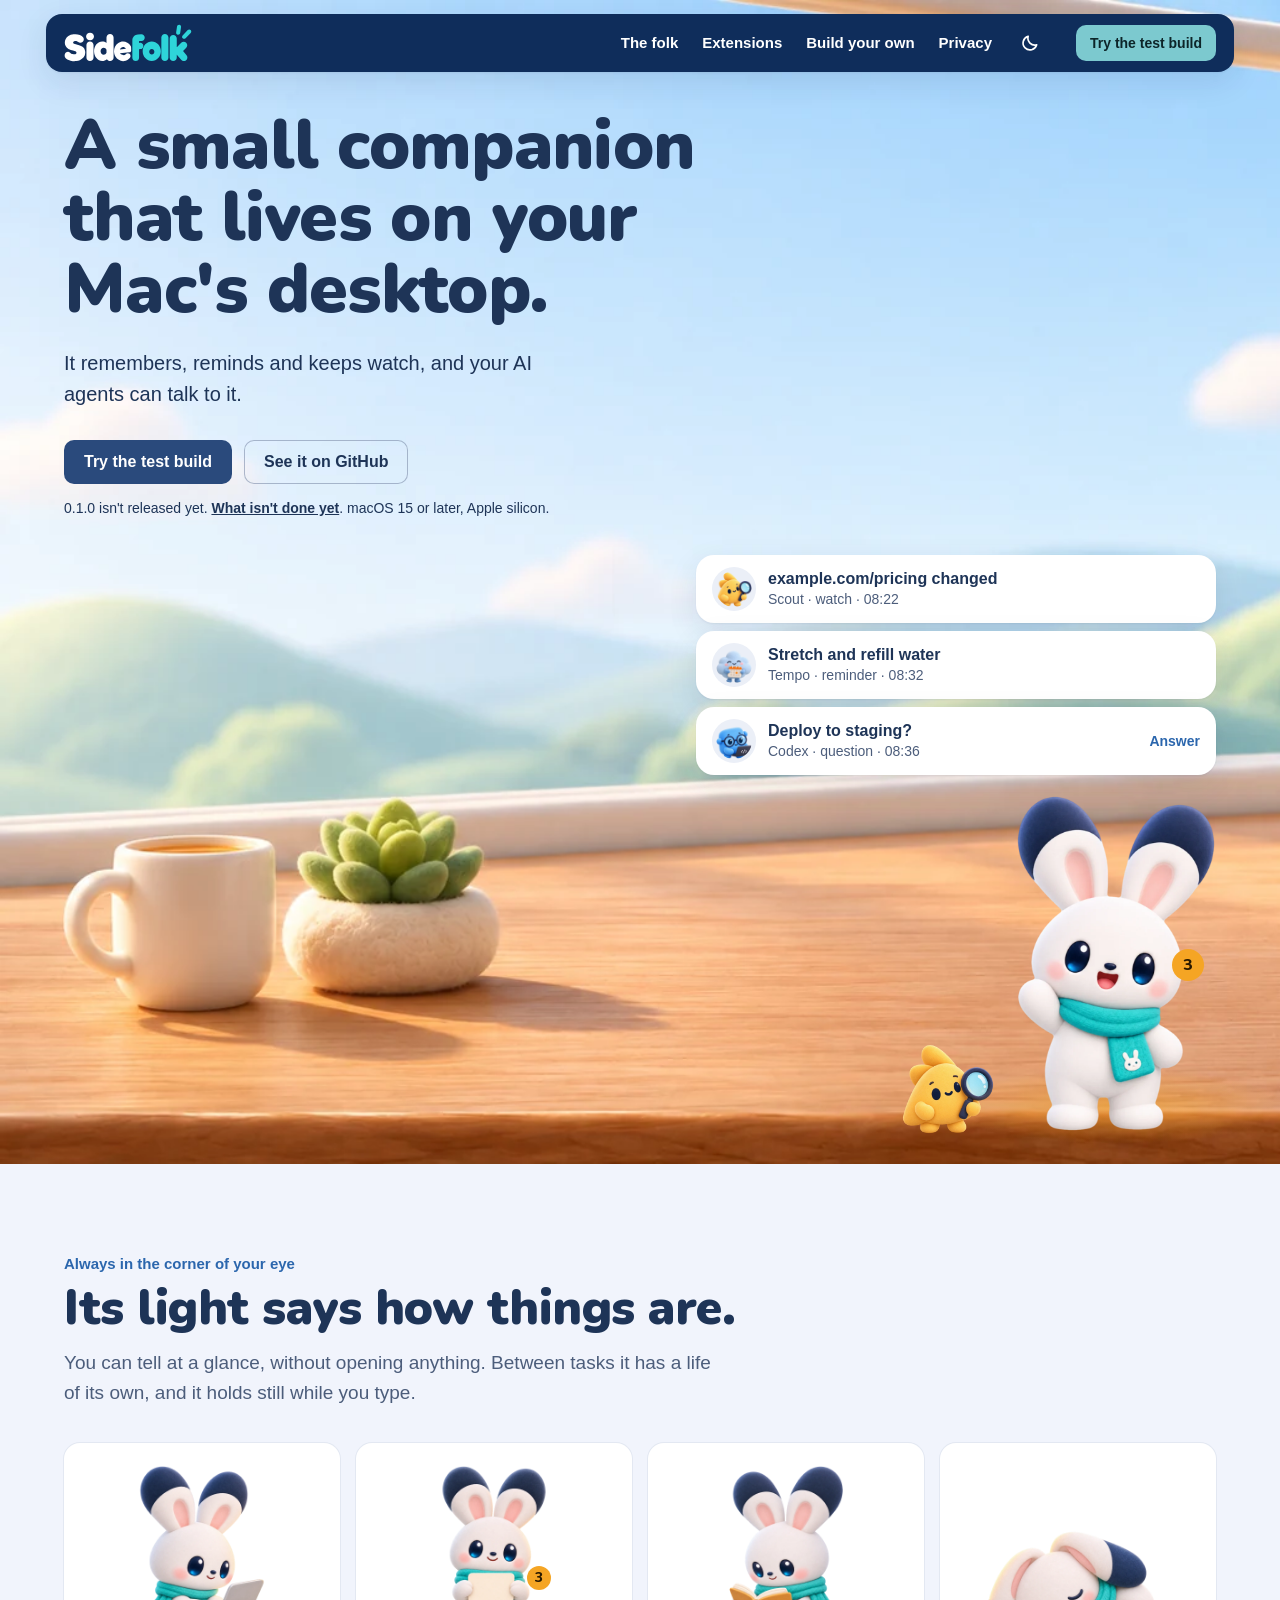
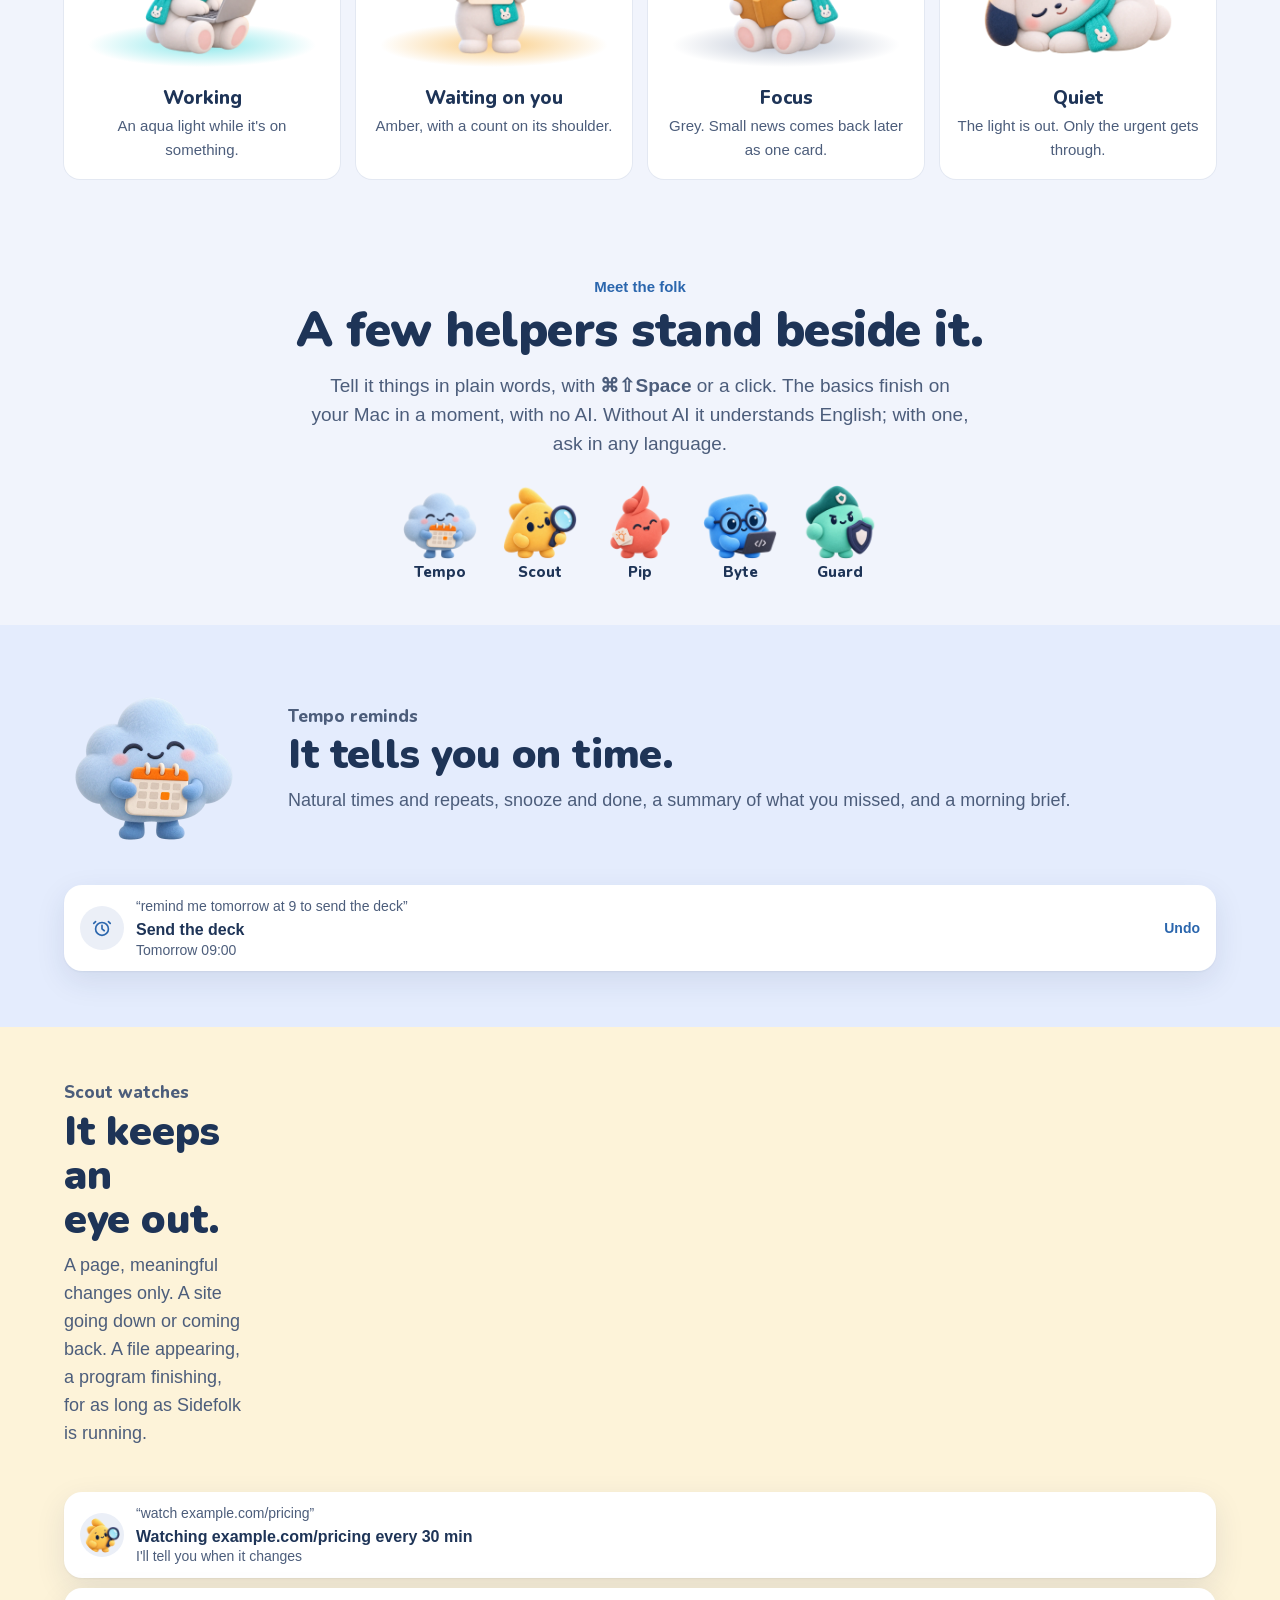
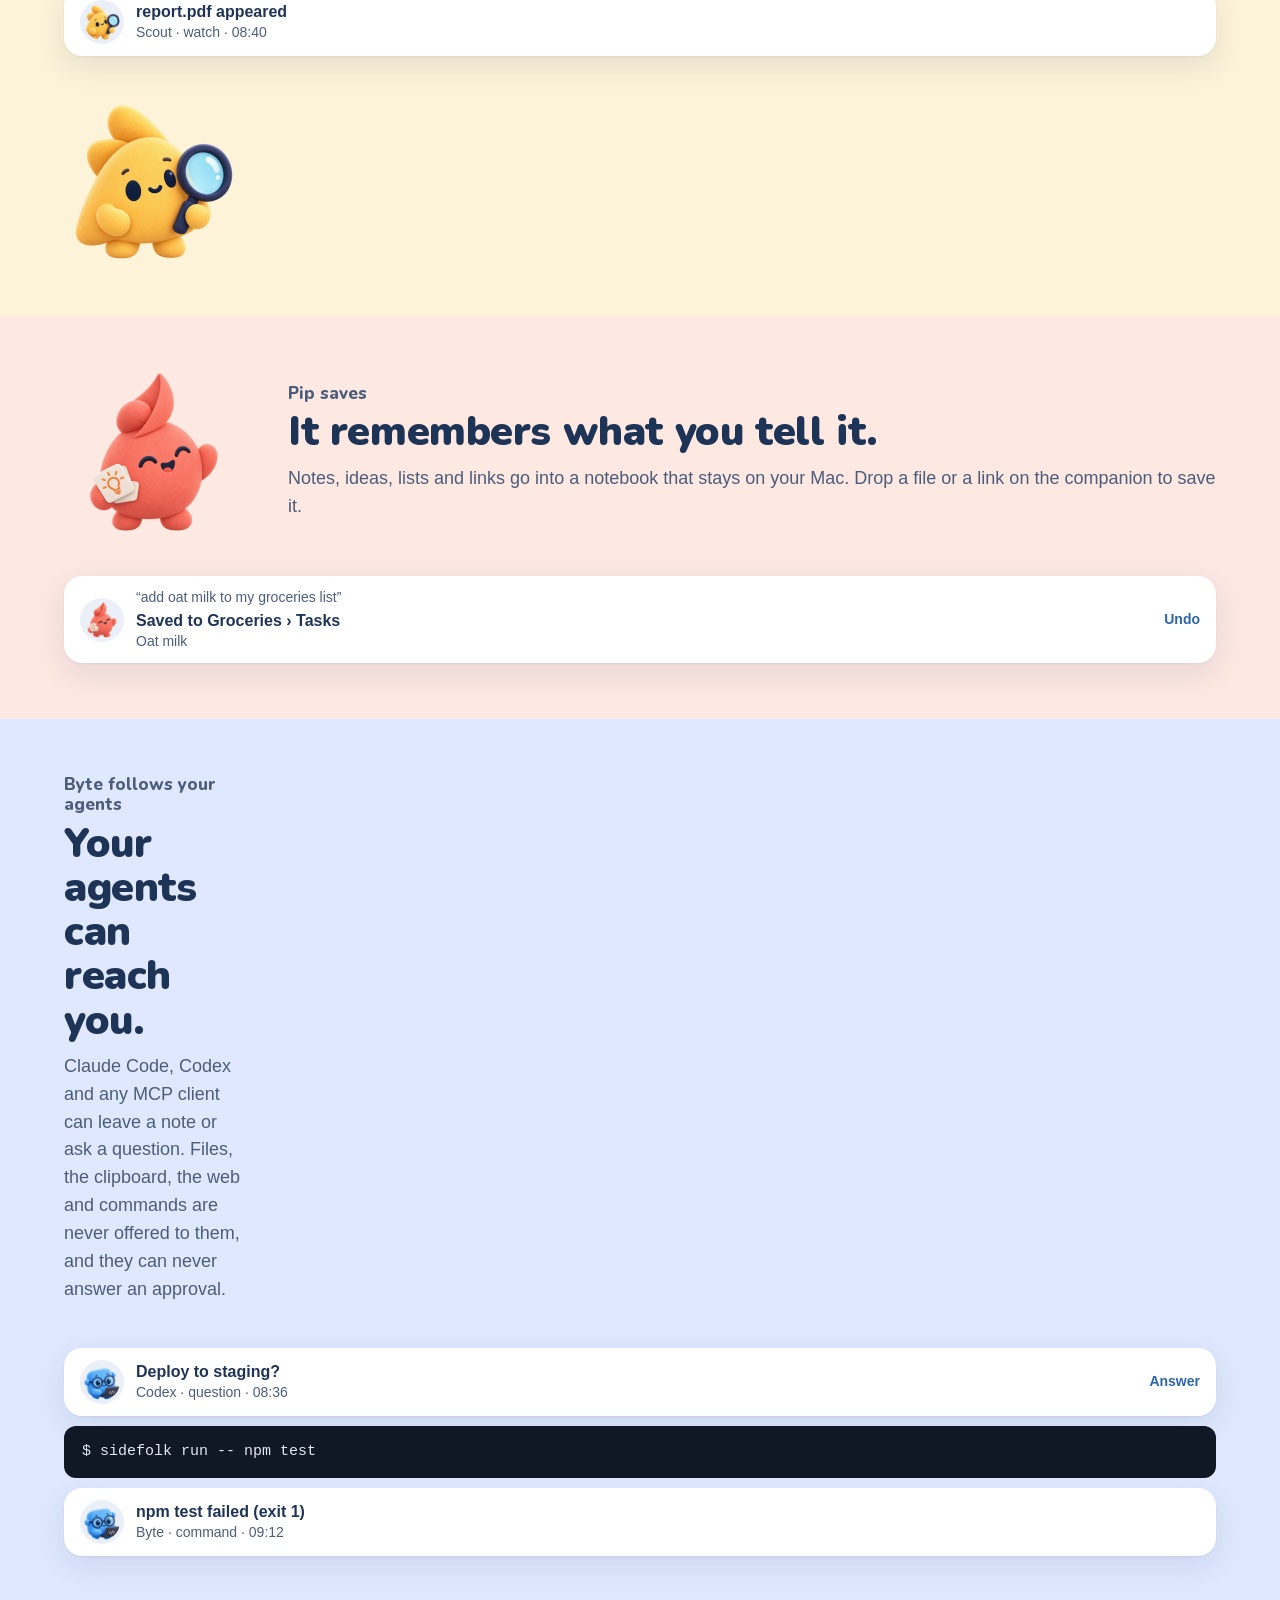
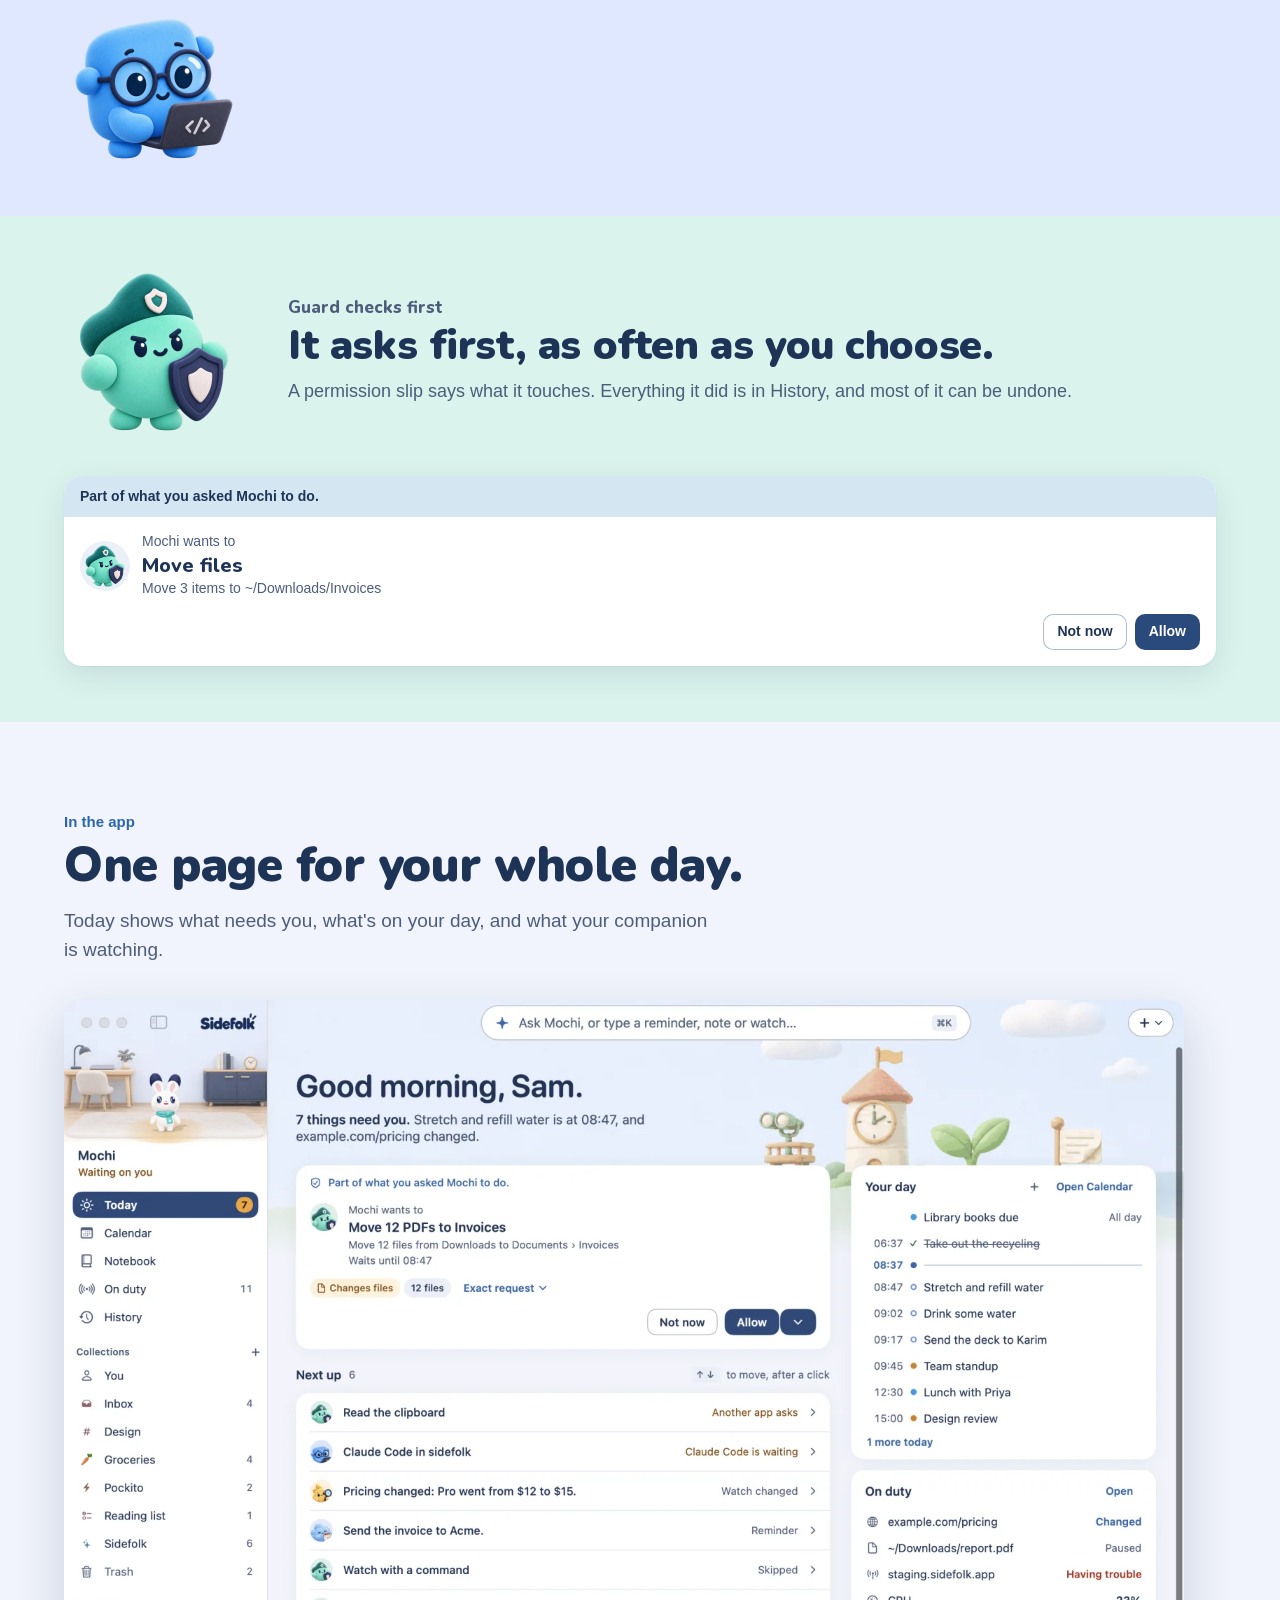
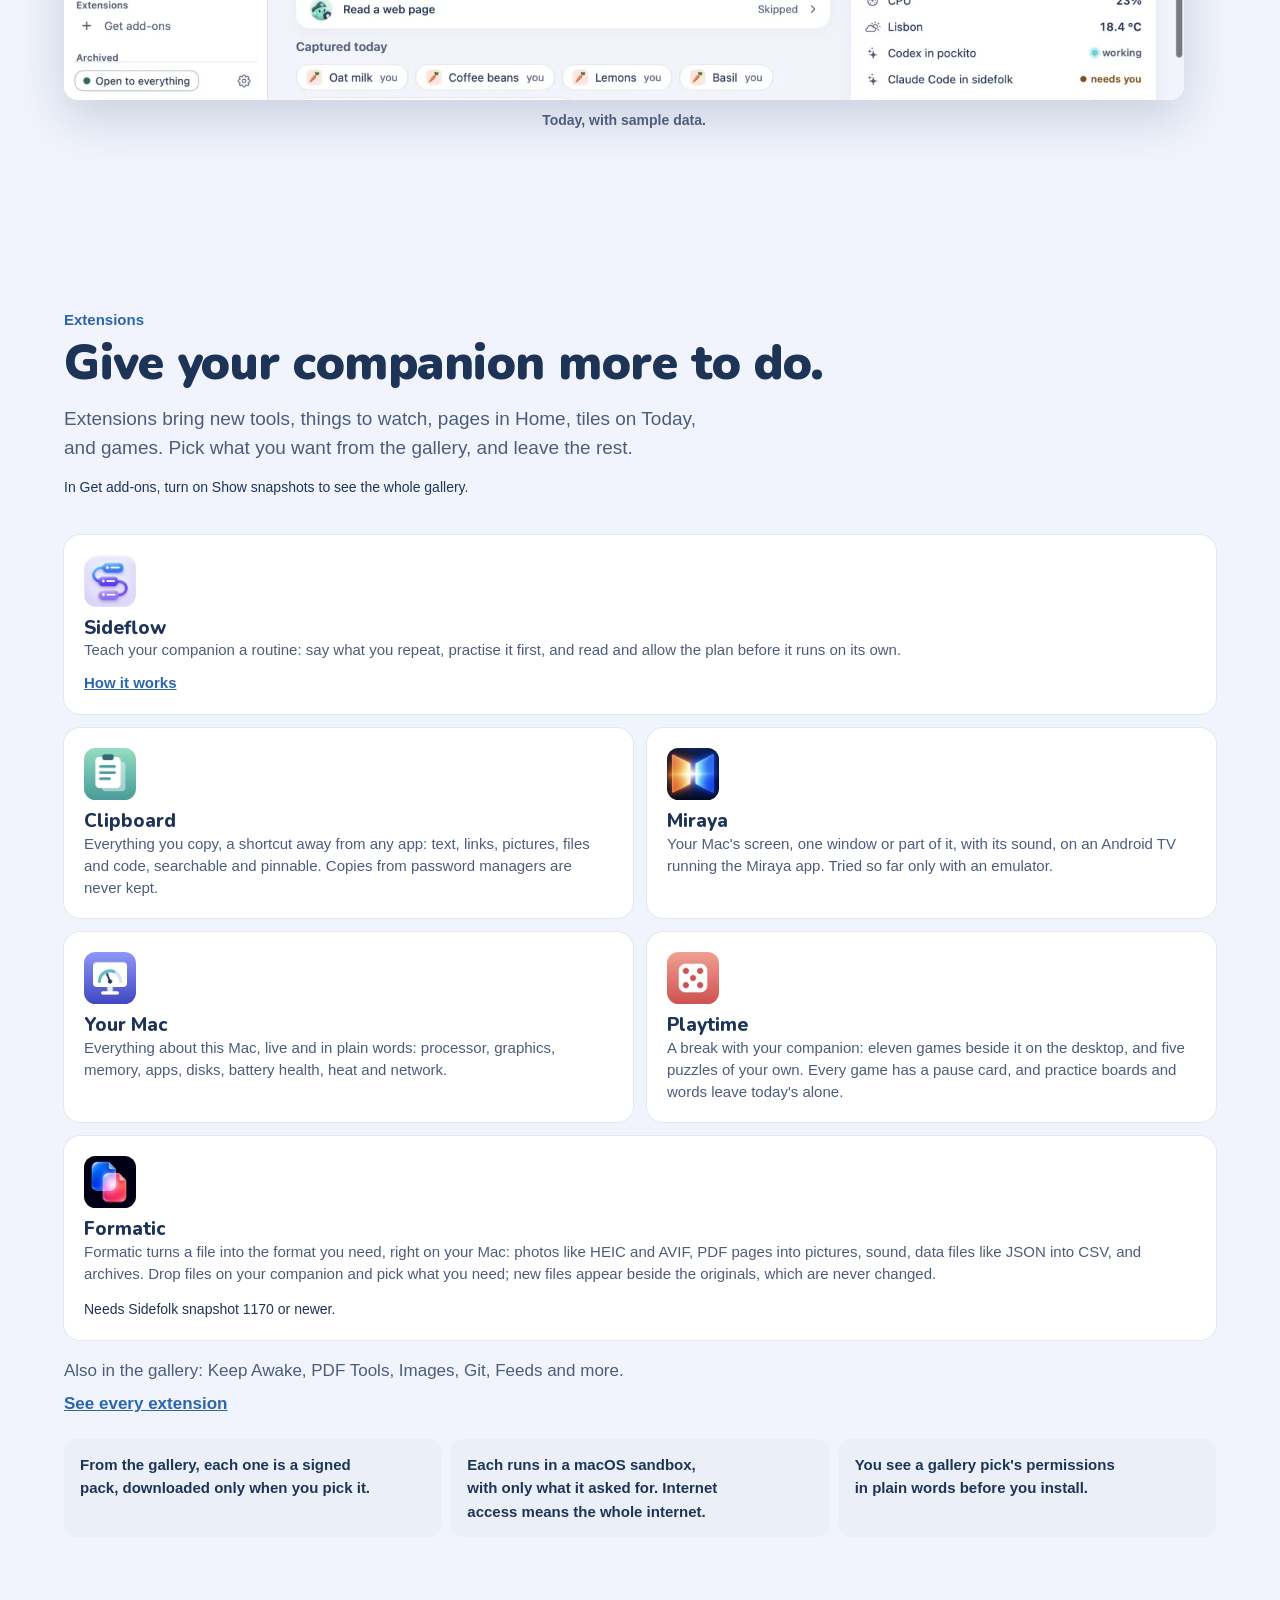
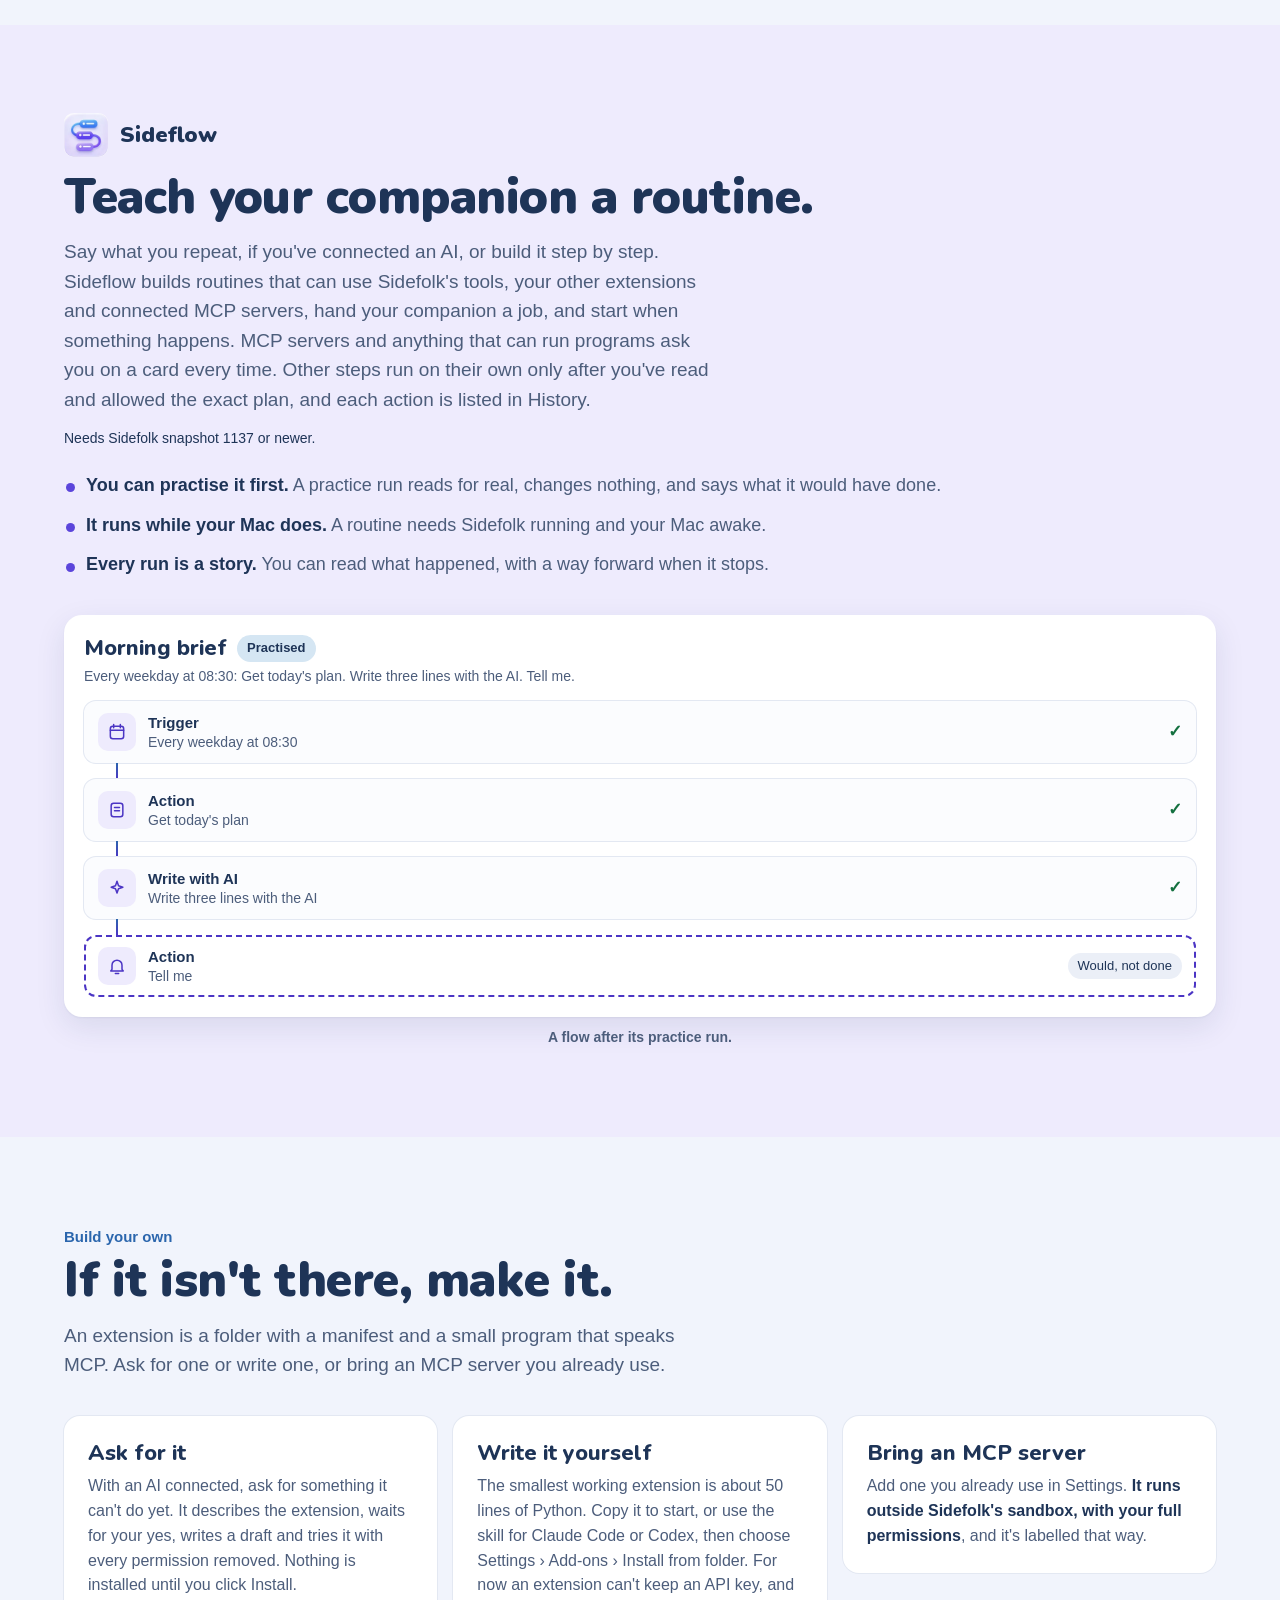
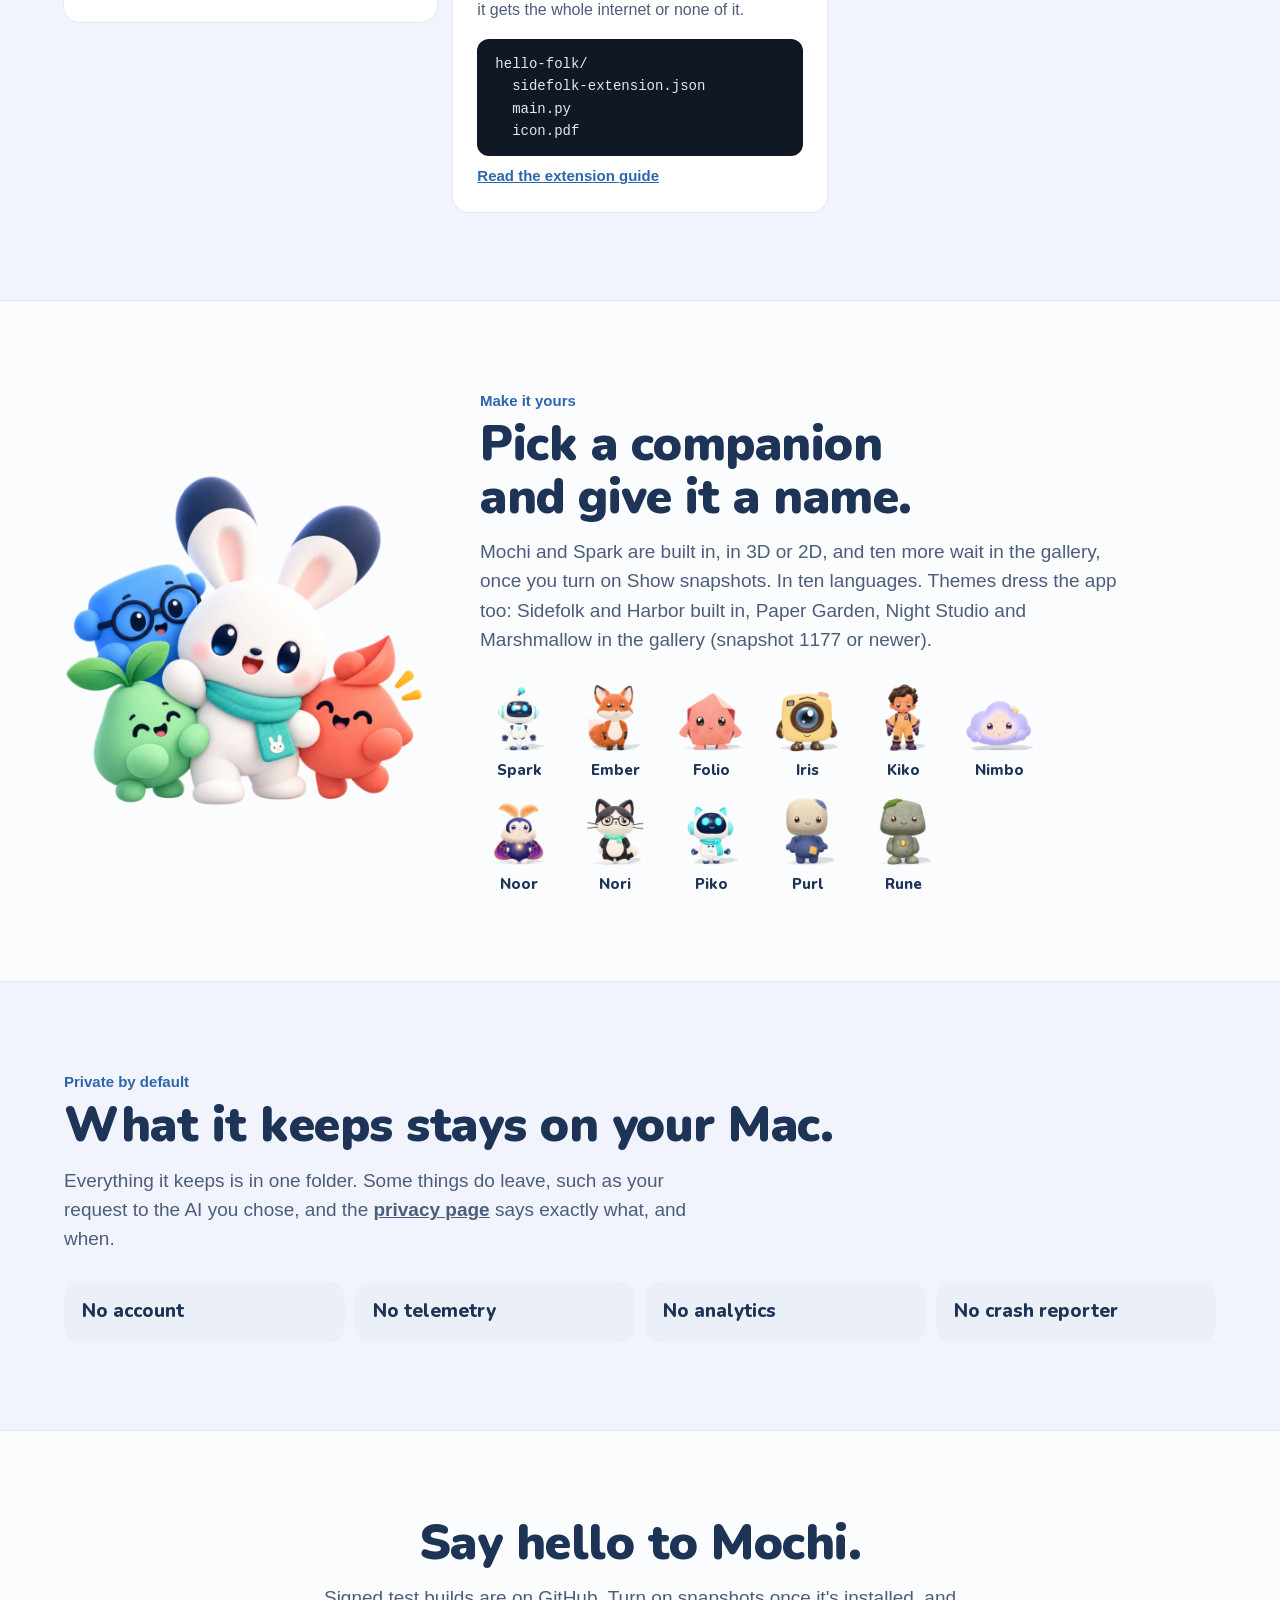
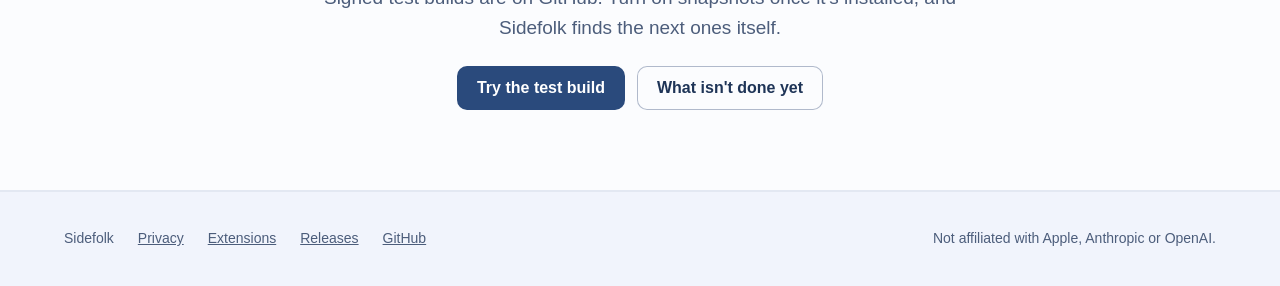
<file: public/index.html>
<!doctype html>
<html lang="en">
<head>
  <meta charset="utf-8">
  <meta name="viewport" content="width=device-width, initial-scale=1">
  <title>Sidefolk: a small companion for your Mac desktop</title>
  <meta name="description" content="A small companion that lives on your Mac's desktop. It remembers, reminds and keeps watch, and your AI agents can talk to it. Extensions give it more to do.">
  <link rel="canonical" href="https://getsidefolk.com/">
  <meta property="og:title" content="Sidefolk: a small companion for your Mac desktop">
  <meta property="og:description" content="It remembers, reminds and keeps watch, and your AI agents can talk to it.">
  <meta property="og:type" content="website">
  <meta property="og:url" content="https://getsidefolk.com/">
  <link rel="icon" type="image/png" href="favicon.png">
  <link rel="apple-touch-icon" href="apple-touch-icon.png">
  <script src="theme.js"></script>
  <link rel="stylesheet" href="site.css">
</head>
<body>
<a class="skip" href="#main">Skip to the content</a>
<header class="nav over">
  <a class="logo" href="./"><img src="images/wordmark-reversed.svg" width="600" height="178" alt="Sidefolk"></a>
  <nav class="links" aria-label="Main"><a href="#folk">The folk</a><a href="extensions/">Extensions</a><a href="#build">Build your own</a><a href="privacy/">Privacy</a></nav>
  <button class="theme-toggle" type="button" hidden></button>
  <a class="btn btn-primary btn-small" href="try/">Try the test build</a>
  <details class="menu"><summary>Menu</summary><div><a href="#folk">The folk</a><a href="extensions/">Extensions</a><a href="#build">Build your own</a><a href="privacy/">Privacy</a><a href="try/">Try the test build</a></div></details>
</header>

<main id="main">
<div class="desk">
  <h1>A small companion that lives on your Mac's desktop.</h1>
  <p class="lead">It remembers, reminds and keeps watch, and your AI agents can talk to it.</p>
  <div class="cta"><a class="btn btn-primary" href="try/">Try the test build</a><a class="btn btn-quiet" href="https://github.com/ghassenbrg/sidefolk">See it on GitHub</a></div>
  <p class="note">0.1.0 isn't released yet. <a href="https://github.com/ghassenbrg/sidefolk#what-isnt-done-yet">What isn't done yet</a>. macOS 15 or later, Apple silicon.</p>
  <div class="scene">
    <div class="stack" aria-hidden="true">
      <div class="card"><img src="images/folks/scout.webp" width="44" height="44" alt=""><div><b>example.com/pricing changed</b><span>Scout · watch · 08:22</span></div></div>
      <div class="card"><img src="images/folks/tempo.webp" width="44" height="44" alt=""><div><b>Stretch and refill water</b><span>Tempo · reminder · 08:32</span></div></div>
      <div class="card"><img src="images/folks/byte.webp" width="44" height="44" alt=""><div><b>Deploy to staging?</b><span>Codex · question · 08:36</span></div><span class="act">Answer</span></div>
    </div>
    <div class="ground">
      <img class="helper" src="images/folks/scout.webp" width="300" height="300" alt="">
      <div class="stand wait"><img src="images/mochi.webp" width="560" height="944" alt="Mochi, a white rabbit with navy ears and a turquoise scarf, waving"><span class="count" aria-hidden="true">3</span></div>
    </div>
  </div>
</div>

<section class="sec">
  <p class="eyebrow">Always in the corner of your eye</p>
  <h2>Its light says how things are.</h2>
  <p class="sub">You can tell at a glance, without opening anything. Between tasks it has a life of its own, and it holds still while you type.</p>
  <div class="states">
    <div class="state"><div class="stand"><img src="images/states/working.webp" width="840" height="840" alt=""></div><b>Working</b><span>An aqua light while it's on something.</span></div>
    <div class="state"><div class="stand wait"><img src="images/states/waiting.webp" width="840" height="840" alt=""><span class="count" aria-hidden="true">3</span></div><b>Waiting on you</b><span>Amber, with a count on its shoulder.</span></div>
    <div class="state"><div class="stand focus"><img src="images/states/focus.webp" width="840" height="840" alt=""></div><b>Focus</b><span>Grey. Small news comes back later as one card.</span></div>
    <div class="state"><div class="stand out"><img src="images/states/quiet.webp" width="840" height="840" alt=""></div><b>Quiet</b><span>The light is out. Only the urgent gets through.</span></div>
  </div>
</section>

<div class="castintro" id="folk">
  <p class="eyebrow">Meet the folk</p>
  <h2>A few helpers stand beside it.</h2>
  <p class="sub">Tell it things in plain words, with <span class="keys">⌘⇧Space</span> or a click. The basics finish on your Mac in a moment, with no AI. Without AI it understands English; with one, ask in any language.</p>
  <nav class="cast" aria-label="The helpers">
    <a href="#tempo"><img src="images/folks/tempo.webp" width="74" height="74" alt="">Tempo</a>
    <a href="#scout"><img src="images/folks/scout.webp" width="74" height="74" alt="">Scout</a>
    <a href="#pip"><img src="images/folks/pip.webp" width="74" height="74" alt="">Pip</a>
    <a href="#byte"><img src="images/folks/byte.webp" width="74" height="74" alt="">Byte</a>
    <a href="#guard"><img src="images/folks/guard.webp" width="74" height="74" alt="">Guard</a>
  </nav>
</div>

<section class="folk" id="tempo" style="background:var(--tempo)">
  <img class="pic" src="images/folks/tempo.webp" width="300" height="300" alt="Tempo, a soft blue folk holding a calendar">
  <div><div class="name">Tempo reminds</div><h3>It tells you on time.</h3><p>Natural times and repeats, snooze and done, a summary of what you missed, and a morning brief.</p></div>
  <div class="show">
    <div class="card"><span class="ic" aria-hidden="true"><svg viewBox="0 0 24 24" width="22" height="22" fill="none" stroke="currentColor" stroke-width="1.8" stroke-linecap="round" stroke-linejoin="round"><circle cx="12" cy="13" r="7"/><path d="M12 9v4l2.5 2M5 5 3 7M19 5l2 2"/></svg></span><div><span class="said">“remind me tomorrow at 9 to send the deck”</span><b>Send the deck</b><span>Tomorrow 09:00</span></div><span class="act">Undo</span></div>
  </div>
</section>
<section class="folk flip" id="scout" style="background:var(--scout)">
  <div><div class="name">Scout watches</div><h3>It keeps an eye out.</h3><p>A page, meaningful changes only. A site going down or coming back. A file appearing, a program finishing, for as long as Sidefolk is running.</p></div>
  <div class="show">
    <div class="card"><img src="images/folks/scout.webp" width="44" height="44" alt=""><div><span class="said">“watch example.com/pricing”</span><b>Watching example.com/pricing every 30 min</b><span>I'll tell you when it changes</span></div></div>
    <div class="card"><img src="images/folks/scout.webp" width="44" height="44" alt=""><div><b>report.pdf appeared</b><span>Scout · watch · 08:40</span></div></div>
  </div>
  <img class="pic" src="images/folks/scout.webp" width="300" height="300" alt="Scout, a yellow folk with a magnifying glass">
</section>
<section class="folk" id="pip" style="background:var(--pip)">
  <img class="pic" src="images/folks/pip.webp" width="300" height="300" alt="Pip, a coral folk">
  <div><div class="name">Pip saves</div><h3>It remembers what you tell it.</h3><p>Notes, ideas, lists and links go into a notebook that stays on your Mac. Drop a file or a link on the companion to save it.</p></div>
  <div class="show"><div class="card"><img src="images/folks/pip.webp" width="44" height="44" alt=""><div><span class="said">“add oat milk to my groceries list”</span><b>Saved to Groceries › Tasks</b><span>Oat milk</span></div><span class="act">Undo</span></div></div>
</section>
<section class="folk flip" id="byte" style="background:var(--byte)">
  <div><div class="name">Byte follows your agents</div><h3>Your agents can reach you.</h3><p>Claude Code, Codex and any MCP client can leave a note or ask a question. Files, the clipboard, the web and commands are never offered to them, and they can never answer an approval.</p></div>
  <div class="show">
    <div class="card"><img src="images/folks/byte.webp" width="44" height="44" alt=""><div><b>Deploy to staging?</b><span>Codex · question · 08:36</span></div><span class="act">Answer</span></div>
    <div class="term">$ sidefolk run -- npm test</div>
    <div class="card"><img src="images/folks/byte.webp" width="44" height="44" alt=""><div><b>npm test failed (exit 1)</b><span>Byte · command · 09:12</span></div></div>
  </div>
  <img class="pic" src="images/folks/byte.webp" width="300" height="300" alt="Byte, a blue folk with round glasses and a laptop">
</section>
<section class="folk" id="guard" style="background:var(--guard)">
  <img class="pic" src="images/folks/guard.webp" width="300" height="300" alt="Guard, a green folk with a cap and a shield">
  <div><div class="name">Guard checks first</div><h3>It asks first, as often as you choose.</h3><p>A permission slip says what it touches. Everything it did is in History, and most of it can be undone.</p></div>
  <div class="slip"><div class="because">Part of what you asked Mochi to do.</div><div class="who"><img src="images/folks/guard.webp" width="50" height="50" alt=""><div><small>Mochi wants to</small><b>Move files</b><small>Move 3 items to ~/Downloads/Invoices</small></div></div><div class="actions" aria-hidden="true"><span class="btn btn-quiet btn-small">Not now</span><span class="btn btn-primary btn-small">Allow</span></div></div>
</section>

<section class="sec" id="today">
  <p class="eyebrow">In the app</p>
  <h2>One page for your whole day.</h2>
  <p class="sub">Today shows what needs you, what's on your day, and what your companion is watching.</p>
  <figure class="shot">
    <img class="day" src="images/app/today-light.webp" width="1600" height="1000" loading="lazy" alt="Sidefolk's Today page: a request to move 12 PDFs waiting for an answer, a list of what's next, your day and what's on duty.">
    <img class="night" src="images/app/today-dark.webp" width="1600" height="1000" loading="lazy" alt="Sidefolk's Today page: a request to move 12 PDFs waiting for an answer, a list of what's next, your day and what's on duty.">
    <figcaption class="caption">Today, with sample data.</figcaption>
  </figure>
</section>

<section class="sec" id="ext">
  <p class="eyebrow">Extensions</p>
  <h2>Give your companion more to do.</h2>
  <p class="sub">Extensions bring new tools, things to watch, pages in Home, tiles on Today, and games. Pick what you want from the gallery, and leave the rest.</p>
  <p class="note">In Get add-ons, turn on Show snapshots to see the whole gallery.</p>
  <div class="tiles picks">
    <div class="tile wide"><img src="images/extensions/sideflow.webp" width="52" height="52" alt=""><div><b>Sideflow</b><span>Teach your companion a routine: say what you repeat, practise it first, and read and allow the plan before it runs on its own.</span><em><a href="#sideflow">How it works</a></em></div></div>
    <div class="tile"><img src="images/extensions/clipboard.webp" width="52" height="52" alt=""><div><b>Clipboard</b><span>Everything you copy, a shortcut away from any app: text, links, pictures, files and code, searchable and pinnable. Copies from password managers are never kept.</span></div></div>
    <div class="tile"><img src="images/extensions/miraya.webp" width="52" height="52" alt=""><div><b>Miraya</b><span>Your Mac's screen, one window or part of it, with its sound, on an Android TV running the Miraya app. Tried so far only with an emulator.</span></div></div>
    <div class="tile"><img src="images/extensions/system-vitals-plus.webp" width="52" height="52" alt=""><div><b>Your Mac</b><span>Everything about this Mac, live and in plain words: processor, graphics, memory, apps, disks, battery health, heat and network.</span></div></div>
    <div class="tile"><img src="images/extensions/playtime.webp" width="52" height="52" alt=""><div><b>Playtime</b><span>A break with your companion: eleven games beside it on the desktop, and five puzzles of your own. Every game has a pause card, and practice boards and words leave today's alone.</span></div></div>
    <div class="tile full"><img src="images/extensions/formatic.webp" width="52" height="52" alt=""><div><b>Formatic</b><span>Formatic turns a file into the format you need, right on your Mac: photos like HEIC and AVIF, PDF pages into pictures, sound, data files like JSON into CSV, and archives. Drop files on your companion and pick what you need; new files appear beside the originals, which are never changed.</span><p class="note">Needs Sidefolk snapshot 1170 or newer.</p></div></div>
  </div>
  <p class="alsoin">Also in the gallery: Keep Awake, PDF Tools, Images, Git, Feeds and more.</p>
  <p class="morelink"><a href="extensions/">See every extension</a></p>
  <div class="assure"><div>From the gallery, each one is a signed pack, downloaded only when you pick it.</div><div>Each runs in a macOS sandbox, with only what it asked for. Internet access means the whole internet.</div><div>You see a gallery pick's permissions in plain words before you install.</div></div>
</section>

<section class="sec flowsec" id="sideflow">
  <div class="flowgrid">
    <div>
      <div class="flowhead"><img src="images/extensions/sideflow.webp" width="44" height="44" alt=""><strong>Sideflow</strong></div>
      <h2>Teach your companion a routine.</h2>
      <p class="sub">Say what you repeat, if you've connected an AI, or build it step by step. Sideflow builds routines that can use Sidefolk's tools, your other extensions and connected MCP servers, hand your companion a job, and start when something happens. MCP servers and anything that can run programs ask you on a card every time. Other steps run on their own only after you've read and allowed the exact plan, and each action is listed in History.</p>
      <p class="note">Needs Sidefolk snapshot 1137 or newer.</p>
      <ul class="why">
        <li><b>You can practise it first.</b> A practice run reads for real, changes nothing, and says what it would have done.</li>
        <li><b>It runs while your Mac does.</b> A routine needs Sidefolk running and your Mac awake.</li>
        <li><b>Every run is a story.</b> You can read what happened, with a way forward when it stops.</li>
      </ul>
    </div>
    <div>
      <div class="builder" role="img" aria-label="A flow called Morning brief, with four steps: every weekday at 08:30, get today's plan, write three lines with the AI, tell me.">
        <div class="bhead"><b>Morning brief</b><i>Practised</i></div>
        <div class="bsub">Every weekday at 08:30: Get today's plan. Write three lines with the AI. Tell me.</div>
        <div class="step"><span class="ic"><svg viewBox="0 0 24 24" width="20" height="20" fill="none" stroke="currentColor" stroke-width="1.8" stroke-linecap="round" stroke-linejoin="round"><rect x="4" y="5" width="16" height="15" rx="3"/><path d="M4 10h16M8 3v4M16 3v4"/></svg></span><div><b>Trigger</b><span class="t">Every weekday at 08:30</span></div><span class="ok">✓</span></div>
        <div class="join"></div>
        <div class="step"><span class="ic"><svg viewBox="0 0 24 24" width="20" height="20" fill="none" stroke="currentColor" stroke-width="1.8" stroke-linecap="round" stroke-linejoin="round"><rect x="5" y="4" width="14" height="16" rx="3"/><path d="M9 9h6M9 13h6"/></svg></span><div><b>Action</b><span class="t">Get today's plan</span></div><span class="ok">✓</span></div>
        <div class="join"></div>
        <div class="step"><span class="ic"><svg viewBox="0 0 24 24" width="20" height="20" fill="none" stroke="currentColor" stroke-width="1.8" stroke-linecap="round" stroke-linejoin="round"><path d="M12 4l1.8 5.2L19 11l-5.2 1.8L12 18l-1.8-5.2L5 11l5.2-1.8z"/></svg></span><div><b>Write with AI</b><span class="t">Write three lines with the AI</span></div><span class="ok">✓</span></div>
        <div class="join"></div>
        <div class="step dash"><span class="ic"><svg viewBox="0 0 24 24" width="20" height="20" fill="none" stroke="currentColor" stroke-width="1.8" stroke-linecap="round" stroke-linejoin="round"><path d="M6 16V11a6 6 0 0 1 12 0v5l1.5 2h-15zM10 21h4"/></svg></span><div><b>Action</b><span class="t">Tell me</span></div><span class="would">Would, not done</span></div>
      </div>
      <p class="caption">A flow after its practice run.</p>
    </div>
  </div>
</section>

<section class="sec" id="build">
  <p class="eyebrow">Build your own</p>
  <h2>If it isn't there, make it.</h2>
  <p class="sub">An extension is a folder with a manifest and a small program that speaks MCP. Ask for one or write one, or bring an MCP server you already use.</p>
  <div class="ways">
    <div class="way"><b>Ask for it</b><p>With an AI connected, ask for something it can't do yet. It describes the extension, waits for your yes, writes a draft and tries it with every permission removed. Nothing is installed until you click Install.</p></div>
    <div class="way"><b>Write it yourself</b><p>The smallest working extension is about 50 lines of Python. Copy it to start, or use the skill for Claude Code or Codex, then choose Settings › Add-ons › Install from folder. For now an extension can't keep an API key, and it gets the whole internet or none of it.</p><div class="term">hello-folk/
  sidefolk-extension.json
  main.py
  icon.pdf</div><a href="https://github.com/ghassenbrg/sidefolk/blob/main/docs/EXTENSIONS.md">Read the extension guide</a></div>
    <div class="way"><b>Bring an MCP server</b><p>Add one you already use in Settings. <strong>It runs outside Sidefolk's sandbox, with your full permissions</strong>, and it's labelled that way.</p></div>
  </div>
</section>

<section class="sec band"><div class="family">
  <img src="images/family.webp" width="800" height="740" alt="Mochi hugging three helper folks: Byte, Seed and Pip">
  <div>
    <p class="eyebrow">Make it yours</p>
    <h2>Pick a companion and give it a name.</h2>
    <p class="sub">Mochi and Spark are built in, in 3D or 2D, and ten more wait in the gallery, once you turn on Show snapshots. In ten languages. Themes dress the app too: Sidefolk and Harbor built in, Paper Garden, Night Studio and Marshmallow in the gallery (snapshot 1177 or newer).</p>
    <div class="troupe">
      <figure><img src="images/companions/spark.webp" width="78" height="78" alt=""><figcaption>Spark</figcaption></figure>
      <figure><img src="images/companions/ember.webp" width="78" height="78" alt=""><figcaption>Ember</figcaption></figure>
      <figure><img src="images/companions/folio.webp" width="78" height="78" alt=""><figcaption>Folio</figcaption></figure>
      <figure><img src="images/companions/iris.webp" width="78" height="78" alt=""><figcaption>Iris</figcaption></figure>
      <figure><img src="images/companions/kiko.webp" width="78" height="78" alt=""><figcaption>Kiko</figcaption></figure>
      <figure><img src="images/companions/nimbo.webp" width="78" height="78" alt=""><figcaption>Nimbo</figcaption></figure>
      <figure><img src="images/companions/noor.webp" width="78" height="78" alt=""><figcaption>Noor</figcaption></figure>
      <figure><img src="images/companions/nori.webp" width="78" height="78" alt=""><figcaption>Nori</figcaption></figure>
      <figure><img src="images/companions/piko.webp" width="78" height="78" alt=""><figcaption>Piko</figcaption></figure>
      <figure><img src="images/companions/purl.webp" width="78" height="78" alt=""><figcaption>Purl</figcaption></figure>
      <figure><img src="images/companions/rune.webp" width="78" height="78" alt=""><figcaption>Rune</figcaption></figure>
    </div>
  </div>
</div></section>

<section class="sec">
  <p class="eyebrow">Private by default</p>
  <h2>What it keeps stays on your Mac.</h2>
  <p class="sub">Everything it keeps is in one folder. Some things do leave, such as your request to the AI you chose, and the <a href="privacy/">privacy page</a> says exactly what, and when.</p>
  <div class="facts"><div class="fact">No account</div><div class="fact">No telemetry</div><div class="fact">No analytics</div><div class="fact">No crash reporter</div></div>
</section>

<section class="sec end band">
  <h2>Say hello to Mochi.</h2>
  <p class="sub">Signed test builds are on GitHub. Turn on snapshots once it's installed, and Sidefolk finds the next ones itself.</p>
  <div class="cta"><a class="btn btn-primary" href="try/">Try the test build</a><a class="btn btn-quiet" href="https://github.com/ghassenbrg/sidefolk#what-isnt-done-yet">What isn't done yet</a></div>
</section>
</main>
<footer class="foot"><span>Sidefolk</span><a href="privacy/">Privacy</a><a href="extensions/">Extensions</a><a href="https://github.com/ghassenbrg/sidefolk/releases">Releases</a><a href="https://github.com/ghassenbrg/sidefolk">GitHub</a><span class="legal">Not affiliated with Apple, Anthropic or OpenAI.</span></footer>
</body>
</html>
</file>
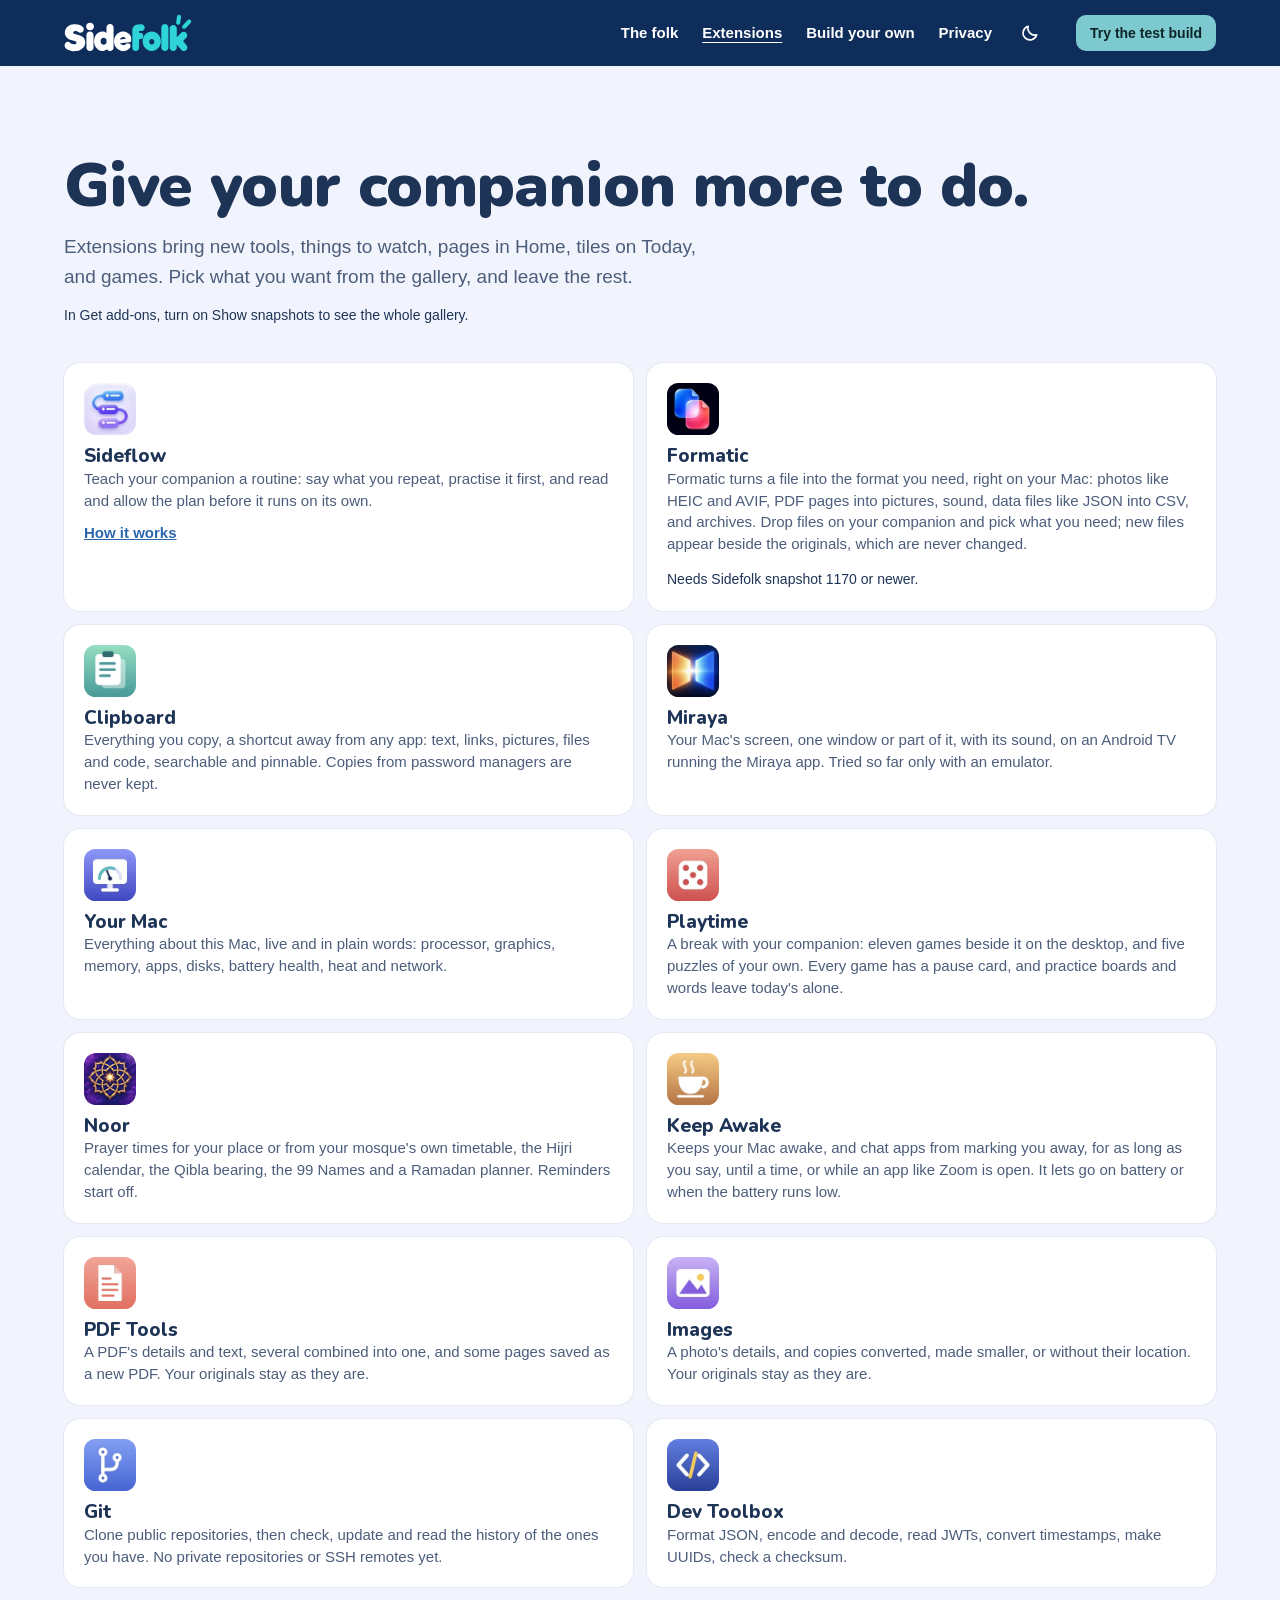
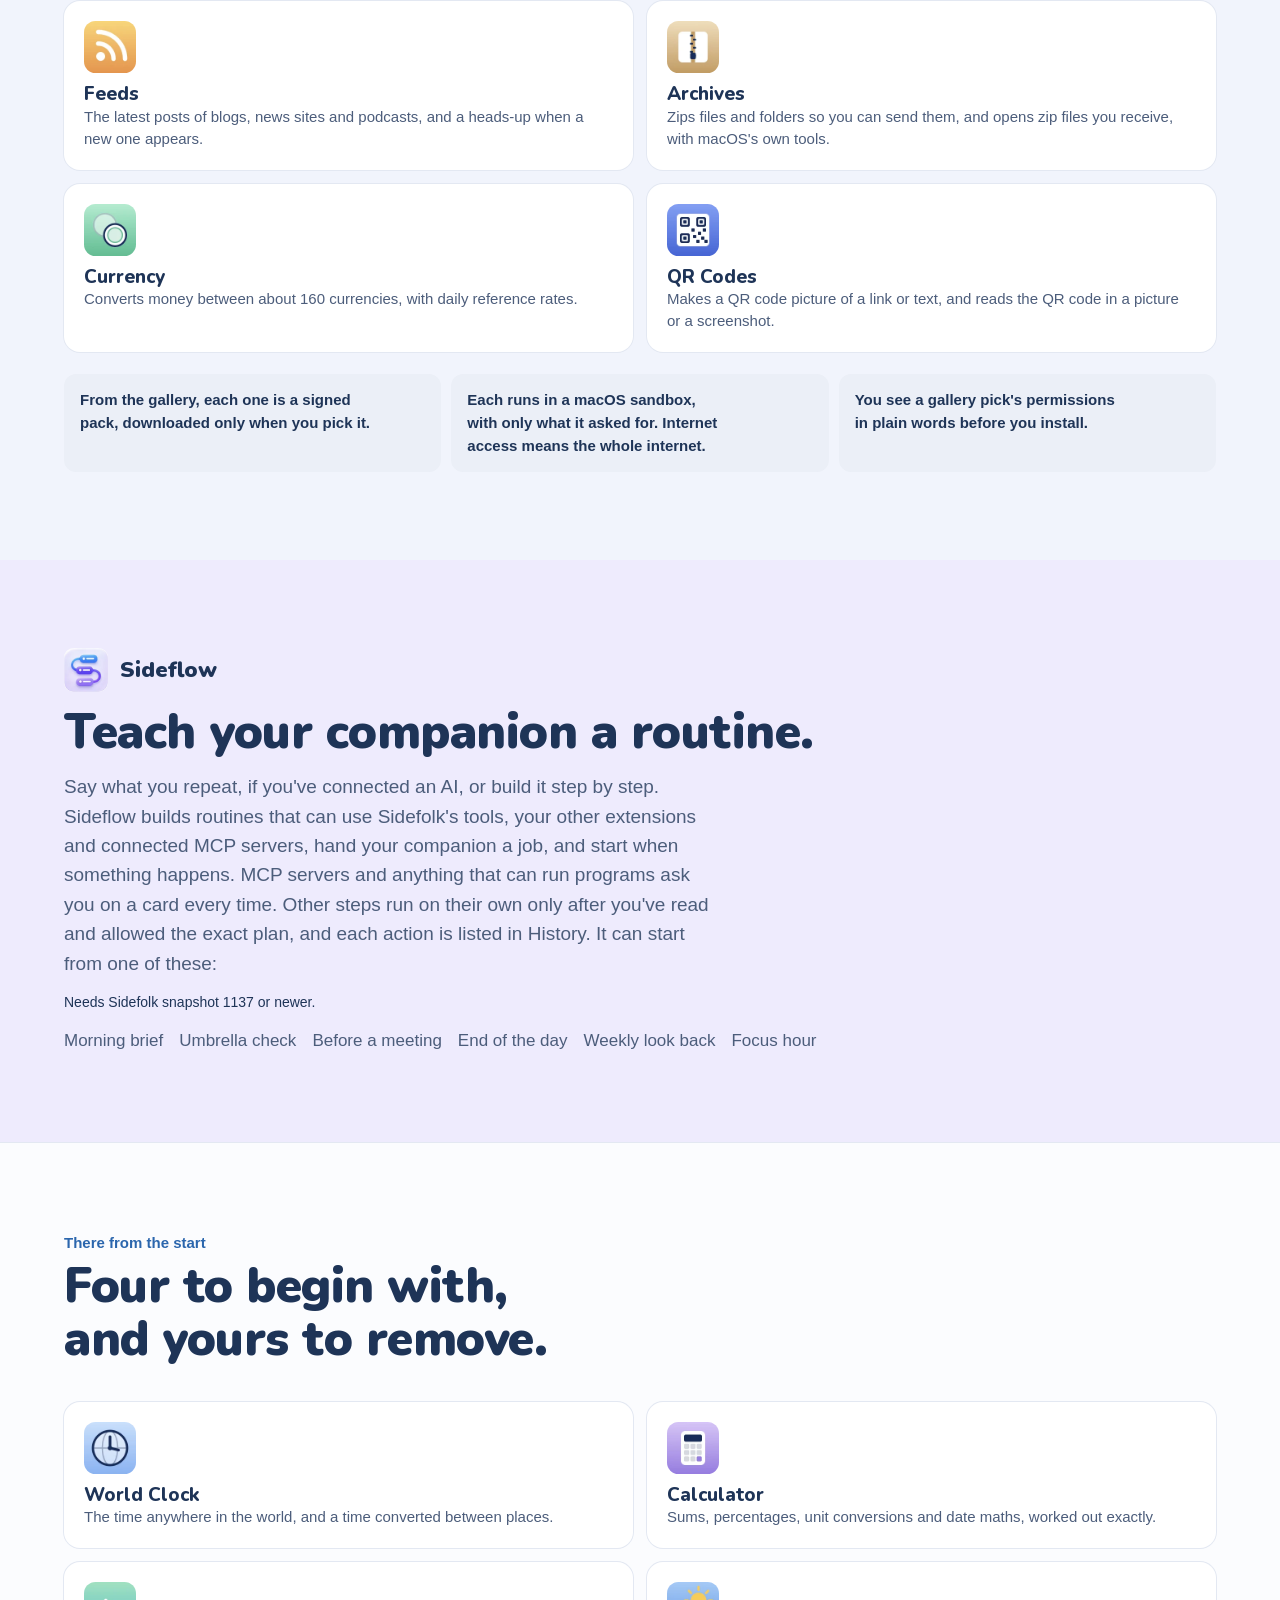
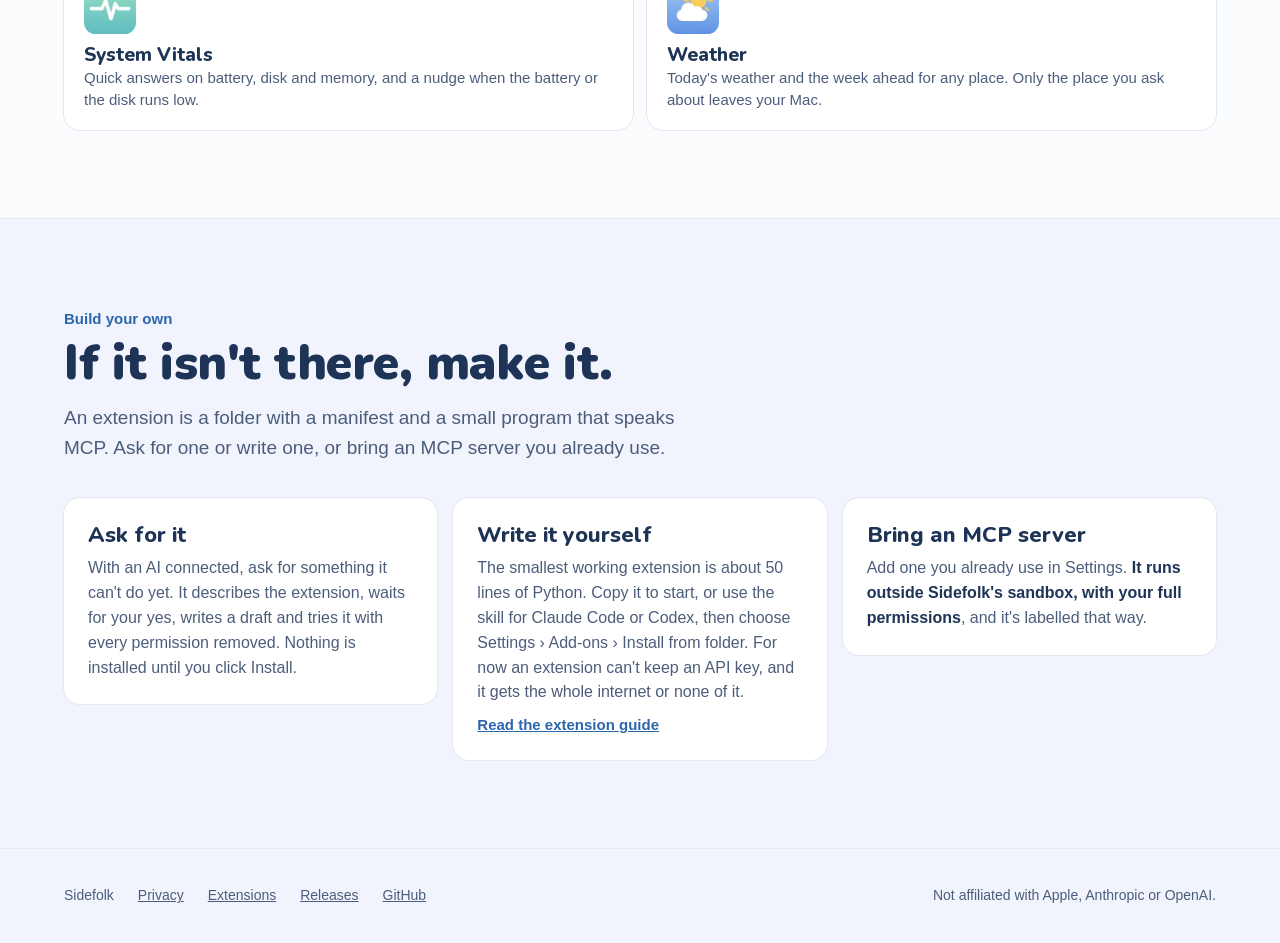
<file: public/extensions/index.html>
<!doctype html>
<html lang="en">
<head>
  <meta charset="utf-8">
  <meta name="viewport" content="width=device-width, initial-scale=1">
  <title>Extensions · Sidefolk</title>
  <meta name="description" content="Extensions give your Sidefolk companion new tools, things to watch, pages and games. See the gallery, or build your own.">
  <link rel="canonical" href="https://getsidefolk.com/extensions/">
  <link rel="icon" type="image/png" href="../favicon.png">
  <link rel="apple-touch-icon" href="../apple-touch-icon.png">
  <script src="../theme.js"></script>
  <link rel="stylesheet" href="../site.css">
</head>
<body>
<a class="skip" href="#main">Skip to the content</a>
<header class="nav">
  <a class="logo" href="../"><img src="../images/wordmark-reversed.svg" width="600" height="178" alt="Sidefolk"></a>
  <nav class="links" aria-label="Main"><a href="../#folk">The folk</a><a href="./" aria-current="page">Extensions</a><a href="../#build">Build your own</a><a href="../privacy/">Privacy</a></nav>
  <button class="theme-toggle" type="button" hidden></button>
  <a class="btn btn-primary btn-small" href="../try/">Try the test build</a>
  <details class="menu"><summary>Menu</summary><div><a href="../#folk">The folk</a><a href="./" aria-current="page">Extensions</a><a href="../#build">Build your own</a><a href="../privacy/">Privacy</a><a href="../try/">Try the test build</a></div></details>
</header>

<main id="main">
<section class="sec">
  <h1 style="font-size:clamp(36px,4.8vw,62px);line-height:1.05;font-weight:900">Give your companion more to do.</h1>
  <p class="sub">Extensions bring new tools, things to watch, pages in Home, tiles on Today, and games. Pick what you want from the gallery, and leave the rest.</p>
  <p class="note">In Get add-ons, turn on Show snapshots to see the whole gallery.</p>
  <div class="tiles">
    <div class="tile"><img src="../images/extensions/sideflow.webp" width="52" height="52" alt=""><div><b>Sideflow</b><span>Teach your companion a routine: say what you repeat, practise it first, and read and allow the plan before it runs on its own.</span><em><a href="#sideflow">How it works</a></em></div></div>
    <div class="tile"><img src="../images/extensions/formatic.webp" width="52" height="52" alt=""><div><b>Formatic</b><span>Formatic turns a file into the format you need, right on your Mac: photos like HEIC and AVIF, PDF pages into pictures, sound, data files like JSON into CSV, and archives. Drop files on your companion and pick what you need; new files appear beside the originals, which are never changed.</span><p class="note">Needs Sidefolk snapshot 1170 or newer.</p></div></div>
    <div class="tile"><img src="../images/extensions/clipboard.webp" width="52" height="52" alt=""><div><b>Clipboard</b><span>Everything you copy, a shortcut away from any app: text, links, pictures, files and code, searchable and pinnable. Copies from password managers are never kept.</span></div></div>
    <div class="tile"><img src="../images/extensions/miraya.webp" width="52" height="52" alt=""><div><b>Miraya</b><span>Your Mac's screen, one window or part of it, with its sound, on an Android TV running the Miraya app. Tried so far only with an emulator.</span></div></div>
    <div class="tile"><img src="../images/extensions/system-vitals-plus.webp" width="52" height="52" alt=""><div><b>Your Mac</b><span>Everything about this Mac, live and in plain words: processor, graphics, memory, apps, disks, battery health, heat and network.</span></div></div>
    <div class="tile"><img src="../images/extensions/playtime.webp" width="52" height="52" alt=""><div><b>Playtime</b><span>A break with your companion: eleven games beside it on the desktop, and five puzzles of your own. Every game has a pause card, and practice boards and words leave today's alone.</span></div></div>
    <div class="tile"><img src="../images/extensions/noor.webp" width="52" height="52" alt=""><div><b>Noor</b><span>Prayer times for your place or from your mosque's own timetable, the Hijri calendar, the Qibla bearing, the 99 Names and a Ramadan planner. Reminders start off.</span></div></div>
    <div class="tile"><img src="../images/extensions/keep-awake.webp" width="52" height="52" alt=""><div><b>Keep Awake</b><span>Keeps your Mac awake, and chat apps from marking you away, for as long as you say, until a time, or while an app like Zoom is open. It lets go on battery or when the battery runs low.</span></div></div>
    <div class="tile"><img src="../images/extensions/pdf.webp" width="52" height="52" alt=""><div><b>PDF Tools</b><span>A PDF's details and text, several combined into one, and some pages saved as a new PDF. Your originals stay as they are.</span></div></div>
    <div class="tile"><img src="../images/extensions/images.webp" width="52" height="52" alt=""><div><b>Images</b><span>A photo's details, and copies converted, made smaller, or without their location. Your originals stay as they are.</span></div></div>
    <div class="tile"><img src="../images/extensions/git.webp" width="52" height="52" alt=""><div><b>Git</b><span>Clone public repositories, then check, update and read the history of the ones you have. No private repositories or SSH remotes yet.</span></div></div>
    <div class="tile"><img src="../images/extensions/dev-toolbox.webp" width="52" height="52" alt=""><div><b>Dev Toolbox</b><span>Format JSON, encode and decode, read JWTs, convert timestamps, make UUIDs, check a checksum.</span></div></div>
    <div class="tile"><img src="../images/extensions/feeds.webp" width="52" height="52" alt=""><div><b>Feeds</b><span>The latest posts of blogs, news sites and podcasts, and a heads-up when a new one appears.</span></div></div>
    <div class="tile"><img src="../images/extensions/archives.webp" width="52" height="52" alt=""><div><b>Archives</b><span>Zips files and folders so you can send them, and opens zip files you receive, with macOS's own tools.</span></div></div>
    <div class="tile"><img src="../images/extensions/currency.webp" width="52" height="52" alt=""><div><b>Currency</b><span>Converts money between about 160 currencies, with daily reference rates.</span></div></div>
    <div class="tile"><img src="../images/extensions/qr-codes.webp" width="52" height="52" alt=""><div><b>QR Codes</b><span>Makes a QR code picture of a link or text, and reads the QR code in a picture or a screenshot.</span></div></div>
  </div>
  <div class="assure"><div>From the gallery, each one is a signed pack, downloaded only when you pick it.</div><div>Each runs in a macOS sandbox, with only what it asked for. Internet access means the whole internet.</div><div>You see a gallery pick's permissions in plain words before you install.</div></div>
</section>

<section class="sec flowsec" id="sideflow">
  <div class="flowhead"><img src="../images/extensions/sideflow.webp" width="44" height="44" alt=""><strong>Sideflow</strong></div>
  <h2>Teach your companion a routine.</h2>
  <p class="sub">Say what you repeat, if you've connected an AI, or build it step by step. Sideflow builds routines that can use Sidefolk's tools, your other extensions and connected MCP servers, hand your companion a job, and start when something happens. MCP servers and anything that can run programs ask you on a card every time. Other steps run on their own only after you've read and allowed the exact plan, and each action is listed in History. It can start from one of these:</p>
  <p class="note">Needs Sidefolk snapshot 1137 or newer.</p>
  <div class="chips" style="margin-top:14px"><span>Morning brief</span><span>Umbrella check</span><span>Before a meeting</span><span>End of the day</span><span>Weekly look back</span><span>Focus hour</span></div>
</section>

<section class="sec band">
  <p class="eyebrow">There from the start</p>
  <h2>Four to begin with, and yours to remove.</h2>
  <div class="tiles">
    <div class="tile"><img src="../images/extensions/world-clock.webp" width="52" height="52" alt=""><div><b>World Clock</b><span>The time anywhere in the world, and a time converted between places.</span></div></div>
    <div class="tile"><img src="../images/extensions/calculator.webp" width="52" height="52" alt=""><div><b>Calculator</b><span>Sums, percentages, unit conversions and date maths, worked out exactly.</span></div></div>
    <div class="tile"><img src="../images/extensions/system-vitals.webp" width="52" height="52" alt=""><div><b>System Vitals</b><span>Quick answers on battery, disk and memory, and a nudge when the battery or the disk runs low.</span></div></div>
    <div class="tile"><img src="../images/extensions/weather.webp" width="52" height="52" alt=""><div><b>Weather</b><span>Today's weather and the week ahead for any place. Only the place you ask about leaves your Mac.</span></div></div>
  </div>
</section>

<section class="sec" id="build">
  <p class="eyebrow">Build your own</p>
  <h2>If it isn't there, make it.</h2>
  <p class="sub">An extension is a folder with a manifest and a small program that speaks MCP. Ask for one or write one, or bring an MCP server you already use.</p>
  <div class="ways">
    <div class="way"><b>Ask for it</b><p>With an AI connected, ask for something it can't do yet. It describes the extension, waits for your yes, writes a draft and tries it with every permission removed. Nothing is installed until you click Install.</p></div>
    <div class="way"><b>Write it yourself</b><p>The smallest working extension is about 50 lines of Python. Copy it to start, or use the skill for Claude Code or Codex, then choose Settings › Add-ons › Install from folder. For now an extension can't keep an API key, and it gets the whole internet or none of it.</p><a href="https://github.com/ghassenbrg/sidefolk/blob/main/docs/EXTENSIONS.md">Read the extension guide</a></div>
    <div class="way"><b>Bring an MCP server</b><p>Add one you already use in Settings. <strong>It runs outside Sidefolk's sandbox, with your full permissions</strong>, and it's labelled that way.</p></div>
  </div>
</section>
</main>
<footer class="foot"><span>Sidefolk</span><a href="../privacy/">Privacy</a><a href="./">Extensions</a><a href="https://github.com/ghassenbrg/sidefolk/releases">Releases</a><a href="https://github.com/ghassenbrg/sidefolk">GitHub</a><span class="legal">Not affiliated with Apple, Anthropic or OpenAI.</span></footer>
</body>
</html>
</file>
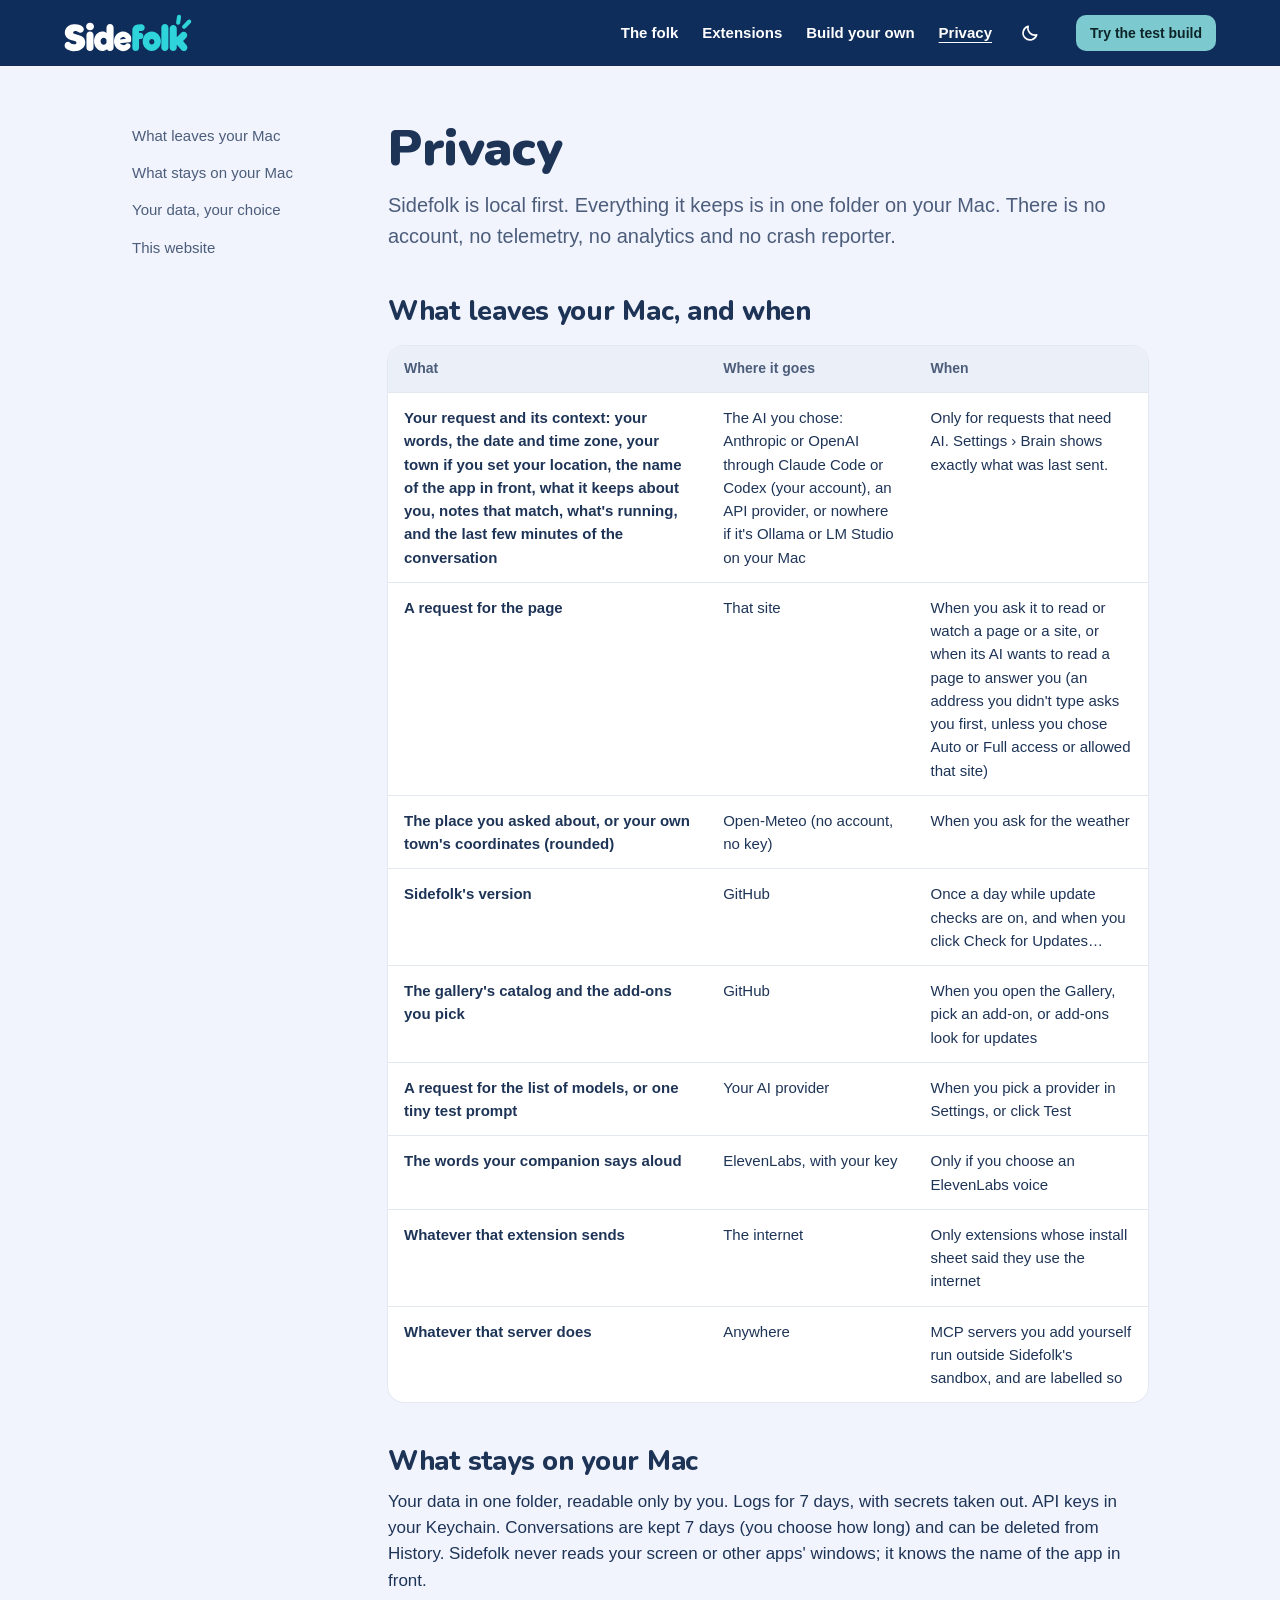
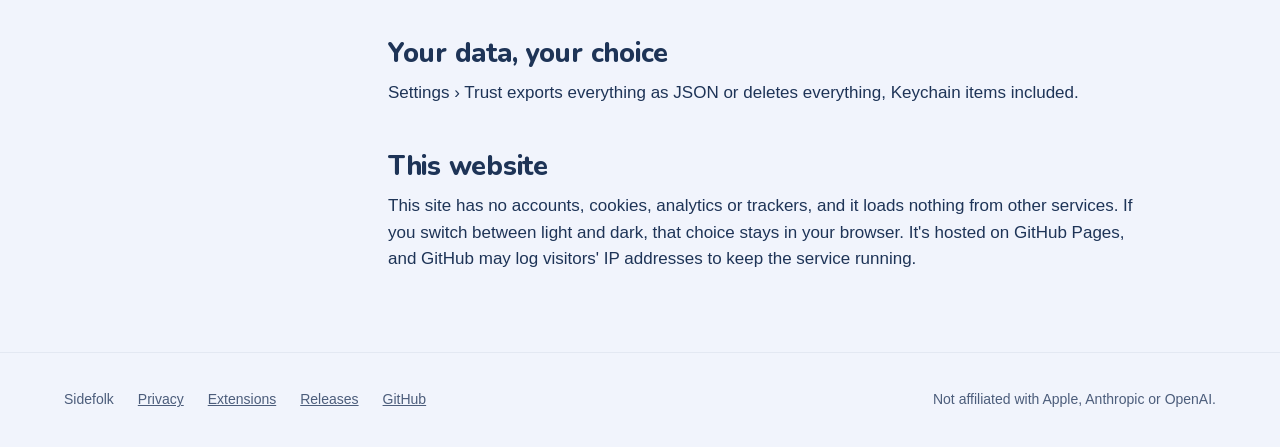
<file: public/privacy/index.html>
<!doctype html>
<html lang="en">
<head>
  <meta charset="utf-8">
  <meta name="viewport" content="width=device-width, initial-scale=1">
  <title>Privacy · Sidefolk</title>
  <meta name="description" content="Sidefolk is local first. What leaves your Mac, when, and what stays.">
  <link rel="canonical" href="https://getsidefolk.com/privacy/">
  <link rel="icon" type="image/png" href="../favicon.png">
  <link rel="apple-touch-icon" href="../apple-touch-icon.png">
  <script src="../theme.js"></script>
  <link rel="stylesheet" href="../site.css">
</head>
<body>
<a class="skip" href="#main">Skip to the content</a>
<header class="nav">
  <a class="logo" href="../"><img src="../images/wordmark-reversed.svg" width="600" height="178" alt="Sidefolk"></a>
  <nav class="links" aria-label="Main"><a href="../#folk">The folk</a><a href="../extensions/">Extensions</a><a href="../#build">Build your own</a><a href="./" aria-current="page">Privacy</a></nav>
  <button class="theme-toggle" type="button" hidden></button>
  <a class="btn btn-primary btn-small" href="../try/">Try the test build</a>
  <details class="menu"><summary>Menu</summary><div><a href="../#folk">The folk</a><a href="../extensions/">Extensions</a><a href="../#build">Build your own</a><a href="./" aria-current="page">Privacy</a><a href="../try/">Try the test build</a></div></details>
</header>
<div class="reading">
  <nav class="toc" aria-label="On this page"><a href="#leaves">What leaves your Mac</a><a href="#stays">What stays on your Mac</a><a href="#choice">Your data, your choice</a><a href="#site">This website</a></nav>
  <main id="main">
    <h1>Privacy</h1>
    <p class="lead">Sidefolk is local first. Everything it keeps is in one folder on your Mac. There is no account, no telemetry, no analytics and no crash reporter.</p>
    <h2 id="leaves">What leaves your Mac, and when</h2>
    <div class="tablewrap"><table>
      <thead><tr><th>What</th><th>Where it goes</th><th>When</th></tr></thead>
      <tbody>
      <tr><td>Your request and its context: your words, the date and time zone, your town if you set your location, the name of the app in front, what it keeps about you, notes that match, what's running, and the last few minutes of the conversation</td><td>The AI you chose: Anthropic or OpenAI through Claude Code or Codex (your account), an API provider, or nowhere if it's Ollama or LM Studio on your Mac</td><td>Only for requests that need AI. Settings › Brain shows exactly what was last sent.</td></tr>
      <tr><td>A request for the page</td><td>That site</td><td>When you ask it to read or watch a page or a site, or when its AI wants to read a page to answer you (an address you didn't type asks you first, unless you chose Auto or Full access or allowed that site)</td></tr>
      <tr><td>The place you asked about, or your own town's coordinates (rounded)</td><td>Open-Meteo (no account, no key)</td><td>When you ask for the weather</td></tr>
      <tr><td>Sidefolk's version</td><td>GitHub</td><td>Once a day while update checks are on, and when you click Check for Updates…</td></tr>
      <tr><td>The gallery's catalog and the add-ons you pick</td><td>GitHub</td><td>When you open the Gallery, pick an add-on, or add-ons look for updates</td></tr>
      <tr><td>A request for the list of models, or one tiny test prompt</td><td>Your AI provider</td><td>When you pick a provider in Settings, or click Test</td></tr>
      <tr><td>The words your companion says aloud</td><td>ElevenLabs, with your key</td><td>Only if you choose an ElevenLabs voice</td></tr>
      <tr><td>Whatever that extension sends</td><td>The internet</td><td>Only extensions whose install sheet said they use the internet</td></tr>
      <tr><td>Whatever that server does</td><td>Anywhere</td><td>MCP servers you add yourself run outside Sidefolk's sandbox, and are labelled so</td></tr>
      </tbody>
    </table></div>
    <h2 id="stays">What stays on your Mac</h2>
    <p>Your data in one folder, readable only by you. Logs for 7 days, with secrets taken out. API keys in your Keychain. Conversations are kept 7 days (you choose how long) and can be deleted from History. Sidefolk never reads your screen or other apps' windows; it knows the name of the app in front.</p>
    <h2 id="choice">Your data, your choice</h2>
    <p>Settings › Trust exports everything as JSON or deletes everything, Keychain items included.</p>
    <h2 id="site">This website</h2>
    <p>This site has no accounts, cookies, analytics or trackers, and it loads nothing from other services. If you switch between light and dark, that choice stays in your browser. It's hosted on GitHub Pages, and GitHub may log visitors' IP addresses to keep the service running.</p>
  </main>
</div>
<footer class="foot"><span>Sidefolk</span><a href="./">Privacy</a><a href="../extensions/">Extensions</a><a href="https://github.com/ghassenbrg/sidefolk/releases">Releases</a><a href="https://github.com/ghassenbrg/sidefolk">GitHub</a><span class="legal">Not affiliated with Apple, Anthropic or OpenAI.</span></footer>
</body>
</html>
</file>
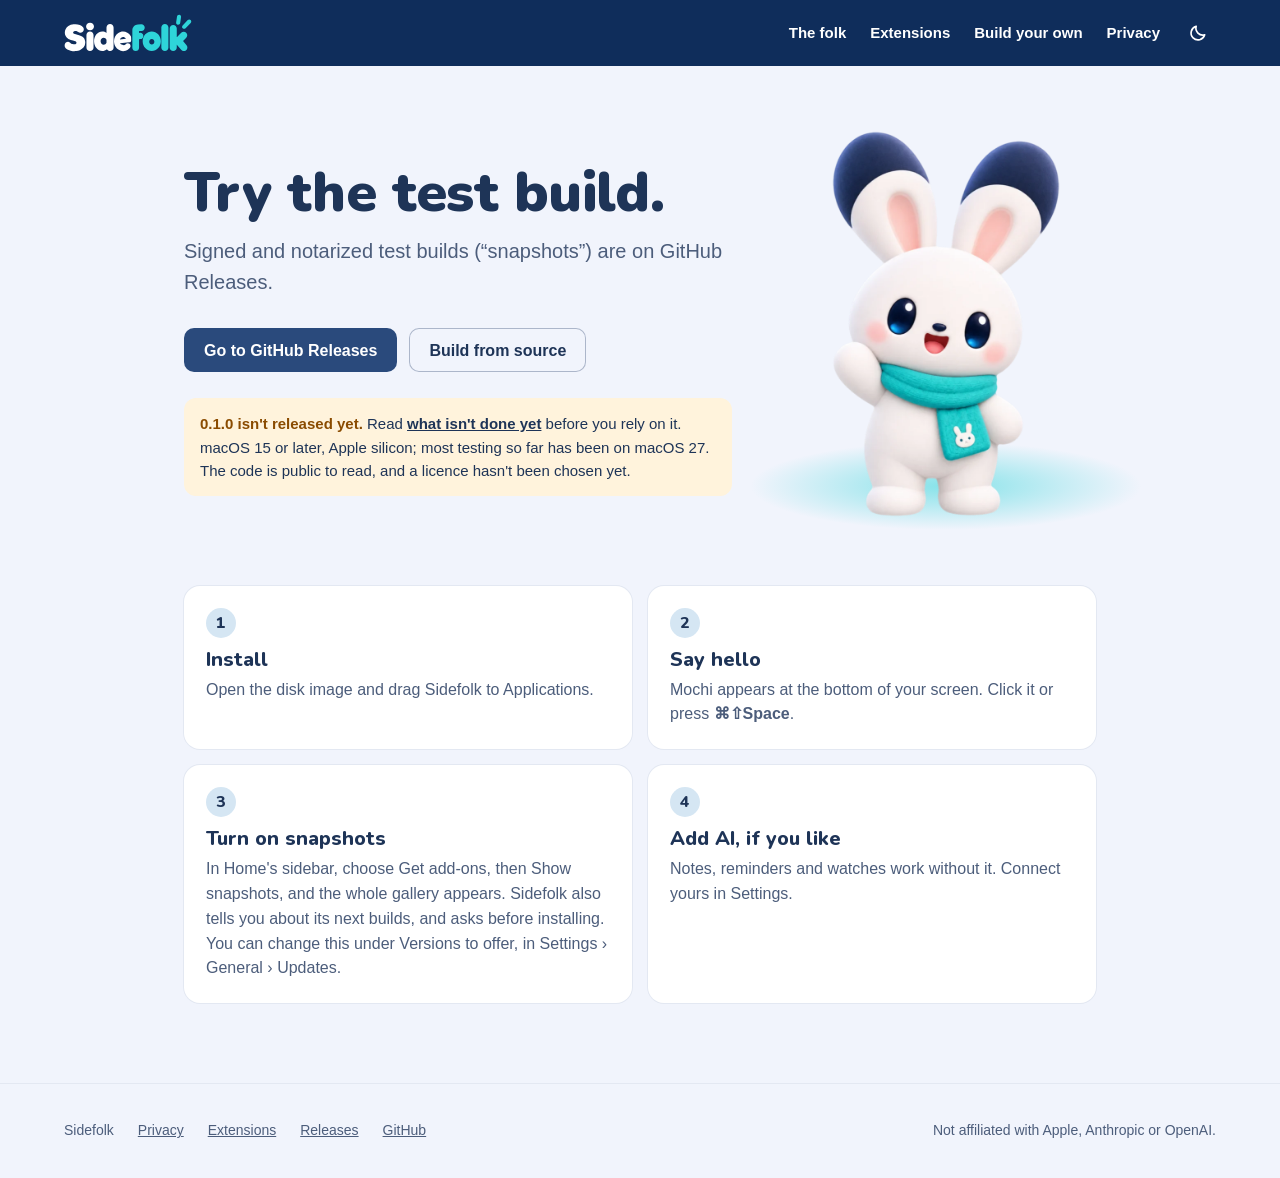
<file: public/try/index.html>
<!doctype html>
<html lang="en">
<head>
  <meta charset="utf-8">
  <meta name="viewport" content="width=device-width, initial-scale=1">
  <title>Try the test build · Sidefolk</title>
  <meta name="description" content="Signed and notarized test builds of Sidefolk, a small companion for your Mac desktop. 0.1.0 isn't released yet.">
  <link rel="canonical" href="https://getsidefolk.com/try/">
  <link rel="icon" type="image/png" href="../favicon.png">
  <link rel="apple-touch-icon" href="../apple-touch-icon.png">
  <script src="../theme.js"></script>
  <link rel="stylesheet" href="../site.css">
</head>
<body>
<a class="skip" href="#main">Skip to the content</a>
<header class="nav">
  <a class="logo" href="../"><img src="../images/wordmark-reversed.svg" width="600" height="178" alt="Sidefolk"></a>
  <nav class="links" aria-label="Main"><a href="../#folk">The folk</a><a href="../extensions/">Extensions</a><a href="../#build">Build your own</a><a href="../privacy/">Privacy</a></nav>
  <button class="theme-toggle" type="button" hidden></button>
  <details class="menu"><summary>Menu</summary><div><a href="../#folk">The folk</a><a href="../extensions/">Extensions</a><a href="../#build">Build your own</a><a href="../privacy/">Privacy</a></div></details>
</header>
<main id="main">
<div class="getit">
  <div>
    <h1>Try the test build.</h1>
    <p class="lead">Signed and notarized test builds (“snapshots”) are on GitHub Releases.</p>
    <div class="cta"><a class="btn btn-primary" href="https://github.com/ghassenbrg/sidefolk/releases">Go to GitHub Releases</a><a class="btn btn-quiet" href="https://github.com/ghassenbrg/sidefolk#build-from-source">Build from source</a></div>
    <div class="banner"><b>0.1.0 isn't released yet.</b> Read <a href="https://github.com/ghassenbrg/sidefolk#what-isnt-done-yet">what isn't done yet</a> before you rely on it. macOS 15 or later, Apple silicon; most testing so far has been on macOS 27. The code is public to read, and a licence hasn't been chosen yet.</div>
  </div>
  <div class="stand"><img src="../images/mochi.webp" width="560" height="944" alt="Mochi waving"></div>
</div>
<div class="steps">
  <div class="howto"><i>1</i><b>Install</b><span>Open the disk image and drag Sidefolk to Applications.</span></div>
  <div class="howto"><i>2</i><b>Say hello</b><span>Mochi appears at the bottom of your screen. Click it or press <span class="keys" style="display:inline;margin:0;color:inherit">⌘⇧Space</span>.</span></div>
  <div class="howto"><i>3</i><b>Turn on snapshots</b><span>In Home's sidebar, choose Get add-ons, then Show snapshots, and the whole gallery appears. Sidefolk also tells you about its next builds, and asks before installing. You can change this under Versions to offer, in Settings › General › Updates.</span></div>
  <div class="howto"><i>4</i><b>Add AI, if you like</b><span>Notes, reminders and watches work without it. Connect yours in Settings.</span></div>
</div>
</main>
<footer class="foot"><span>Sidefolk</span><a href="../privacy/">Privacy</a><a href="../extensions/">Extensions</a><a href="https://github.com/ghassenbrg/sidefolk/releases">Releases</a><a href="https://github.com/ghassenbrg/sidefolk">GitHub</a><span class="legal">Not affiliated with Apple, Anthropic or OpenAI.</span></footer>
</body>
</html>
</file>
<file: public/site.css>
/* getsidefolk.com. Colours are the app's newest default theme, "Sidefolk" (ThemeTokens.swift), so the site and the app meet.
   No outside fonts or scripts: the page must keep the app's "no tracking" promise.
   Nunito is hosted here, under its licence (fonts/OFL.txt). */
@font-face {
  font-family: "Nunito";
  src: url("fonts/nunito-latin.woff2") format("woff2");
  font-weight: 600 900;
  font-style: normal;
  font-display: swap;
  unicode-range: U+0000-00FF, U+0131, U+0152-0153, U+02BB-02BC, U+02C6, U+02DA, U+02DC, U+0304, U+0308, U+0329, U+2000-206F, U+20AC, U+2122, U+2191, U+2193, U+2212, U+2215, U+FEFF, U+FFFD;
}

:root {
  --ink: #1E3457; --ink-2: #4C5D7B;
  --canvas: #F1F4FC; --surface: #FBFCFE; --card: #FFFFFF; --line: #E3E8F2; --well: #EBEFF7;
  --accent: #2A4A7C; --on-accent: #FFFFFF; --accent-soft: #D5E6F3; --link: #2B66AD;
  --warning: #8A4B00; --warning-soft: #FFF3DC; --success: #13703F;
  --wait: #F5A524;
  --tempo: #E4ECFD; --scout: #FDF3D9; --pip: #FDE8E2; --byte: #DFE8FE; --guard: #DAF3EC;
  --flow: #EEEBFD; --flow-ink: #4B35C4; --flow-fill: #5B45DB; --on-flow: #FFFFFF;
  --terminal: #101825;
  --shadow: 0 1px 2px rgba(30, 52, 87, .06), 0 10px 30px rgba(30, 52, 87, .10);
  /* The first screen's scene; the gradient shows until it loads. */
  --bar: #0F2D5B;
  --hero: url(images/hero-day.webp), linear-gradient(135deg, #DCE8F6 0%, #E2F0EF 48%, #E9E6F4 100%);
  --display: "Nunito", ui-rounded, "SF Pro Rounded", -apple-system, BlinkMacSystemFont, "Segoe UI", sans-serif;
  --body: -apple-system, BlinkMacSystemFont, "Segoe UI", Roboto, Helvetica, Arial, sans-serif;
  --mono: ui-monospace, SFMono-Regular, Menlo, Consolas, monospace;
  --gutter: clamp(16px, 5vw, 72px);
  color-scheme: light dark;
}
/* Dark follows the browser unless the visitor chose with the switch (theme.js). */
@media (prefers-color-scheme: dark) {
  :root:not([data-theme="light"]) {
    --ink: #E2E8F2; --ink-2: #A7B3C6;
    --canvas: #101825; --surface: #141D2C; --card: #182232; --line: #25303F; --well: #1F2A3B;
    --accent: #7CC9CF; --on-accent: #0D2529; --accent-soft: #20344A; --link: #8FC8DA;
    --warning: #FFC266; --warning-soft: #3A2E17; --success: #5FD69A;
    --tempo: #18263F; --scout: #2C2616; --pip: #331F1E; --byte: #15234A; --guard: #122E2A;
    --flow: #1B1838; --flow-ink: #B9ADFF; --flow-fill: #B9ADFF; --on-flow: #17123A;
    --terminal: #0A101A;
    --shadow: 0 1px 2px rgba(0, 0, 0, .3), 0 12px 32px rgba(0, 0, 0, .35);
    --bar: #182232;
    --hero: url(images/hero-night.webp), linear-gradient(135deg, #0E1A2E 0%, #0E2024 50%, #191630 100%);
  }
}
:root[data-theme="dark"] {
  --ink: #E2E8F2; --ink-2: #A7B3C6;
  --canvas: #101825; --surface: #141D2C; --card: #182232; --line: #25303F; --well: #1F2A3B;
  --accent: #7CC9CF; --on-accent: #0D2529; --accent-soft: #20344A; --link: #8FC8DA;
  --warning: #FFC266; --warning-soft: #3A2E17; --success: #5FD69A;
  --tempo: #18263F; --scout: #2C2616; --pip: #331F1E; --byte: #15234A; --guard: #122E2A;
  --flow: #1B1838; --flow-ink: #B9ADFF; --flow-fill: #B9ADFF; --on-flow: #17123A;
  --terminal: #0A101A;
  --shadow: 0 1px 2px rgba(0, 0, 0, .3), 0 12px 32px rgba(0, 0, 0, .35);
  --bar: #182232;
  --hero: url(images/hero-night.webp), linear-gradient(135deg, #0E1A2E 0%, #0E2024 50%, #191630 100%);
  color-scheme: dark;
}
:root[data-theme="light"] { color-scheme: light; }

* { box-sizing: border-box; }
html { -webkit-text-size-adjust: 100%; scroll-behavior: smooth; }
@media (prefers-reduced-motion: reduce) { html { scroll-behavior: auto; } }
body { margin: 0; background: var(--canvas); color: var(--ink); font: 17px/1.55 var(--body); overflow-x: hidden; }
img { display: block; max-width: 100%; height: auto; }
a { color: var(--link); }
a:focus-visible, summary:focus-visible { outline: 2px solid var(--ink); outline-offset: 3px; border-radius: 4px; }
h1, h2, h3, p, ul, figure { margin: 0; }
h1, h2, h3 { font-family: var(--display); font-weight: 800; letter-spacing: -.01em; text-wrap: balance; }
code { font-family: var(--mono); font-size: .92em; }
.skip { position: absolute; inset-inline-start: 12px; top: -60px; z-index: 20; padding: 10px 14px; border-radius: 10px; background: var(--accent); color: var(--on-accent); }
.skip:focus { top: 12px; }
.keys { font-weight: 600; white-space: nowrap; }

/* Buttons: one primary per screen. */
.btn { display: inline-flex; align-items: center; justify-content: center; min-height: 44px; padding: 10px 20px; border-radius: 10px; font: 700 16px/1.2 var(--body); text-decoration: none; white-space: nowrap; }
.btn:focus-visible { outline: 2px solid var(--ink); outline-offset: 3px; }
.btn-primary { background: var(--accent); color: var(--on-accent); }
.btn-quiet { color: var(--ink); box-shadow: inset 0 0 0 1px rgba(127, 142, 170, .6); }
.btn-small { min-height: 36px; padding: 6px 14px; font-size: 14px; }

/* Header. Always navy: the logo's turquoise only reads on a dark surface (1.8:1 on white, 7.6:1 on navy).
   On Home it floats over the scene, with the logo in line with the headline. */
.nav { --ink: #FFFFFF; --accent: #7CC9CF; --on-accent: #0D2529; display: flex; align-items: center; gap: 28px; padding: 14px var(--gutter); background: var(--bar); color: var(--ink); }
.nav.over { position: absolute; z-index: 5; top: 14px; inset-inline: max(8px, calc(var(--gutter) - 18px)); padding: 10px 18px; border-radius: 16px; box-shadow: var(--shadow); }
.logo img { width: 128px; }
.links { display: flex; gap: 24px; margin-inline-start: auto; font-weight: 600; font-size: 15px; }
.links a { padding-block: 4px; color: var(--ink); text-decoration: none; }
.links a:hover, .links a[aria-current] { text-decoration: underline; text-underline-offset: 4px; }
.theme-toggle { display: grid; place-items: center; width: 36px; height: 36px; margin-inline-start: -8px; padding: 0; border: 0; border-radius: 10px; background: none; color: inherit; cursor: pointer; }
.theme-toggle[hidden] { display: none; }
.theme-toggle:hover { background: rgba(255, 255, 255, .14); }
.theme-toggle:focus-visible { outline: 2px solid var(--ink); outline-offset: 2px; }
.menu { display: none; position: relative; }
.menu summary { padding: 8px 12px; border-radius: 10px; font-weight: 700; font-size: 14px; list-style: none; cursor: pointer; box-shadow: inset 0 0 0 1px rgba(127, 142, 170, .6); }
.menu summary::-webkit-details-marker { display: none; }
.menu div { position: absolute; z-index: 10; inset-inline-end: 0; top: calc(100% + 6px); display: grid; min-width: 180px; padding: 8px; border-radius: 12px; background: var(--bar); box-shadow: var(--shadow); }
.menu a { padding: 10px 12px; color: var(--ink); text-decoration: none; font-weight: 600; }

/* The first screen is a Mac desktop, with the product standing where it really stands. */
/* Grows with the window so the sill stays below the words; anchored left so the mug and plant stay in. */
.desk { position: relative; min-height: max(840px, 52vw); overflow: hidden; padding: 128px var(--gutter) 0; background-image: var(--hero); background-position: left bottom; background-size: cover; background-repeat: no-repeat; }
.desk h1 { max-width: 660px; font-size: clamp(40px, 5.4vw, 72px); line-height: 1.04; font-weight: 900; }
.desk .lead { max-width: 520px; margin-top: 22px; font-size: 20px; color: var(--ink); }
.cta { display: flex; flex-wrap: wrap; gap: 12px; margin-top: 30px; }
.note { margin-top: 14px; font-size: 14px; color: var(--ink); }
.note a { color: inherit; font-weight: 600; }
.scene { position: absolute; inset-inline-end: var(--gutter); bottom: 22px; width: 500px; }
.stack { display: grid; gap: 8px; margin-bottom: 20px; }
.ground { display: flex; align-items: flex-end; justify-content: flex-end; gap: 22px; }
.ground .helper { width: 92px; margin-bottom: 10px; }
.ground .stand { width: 200px; }

/* The companion on its light: aqua working, amber waiting, grey in Focus. */
.stand { position: relative; display: inline-block; padding-bottom: 12px; }
.stand::after { content: ""; position: absolute; inset-inline-start: 50%; bottom: 0; width: 170%; height: 22%; transform: translateX(-50%); border-radius: 50%; background: radial-gradient(closest-side, var(--pool, rgba(46, 212, 217, .55)), transparent); }
.stand img { position: relative; z-index: 1; }
.stand.wait { --pool: rgba(245, 165, 36, .55); }
.stand.focus { --pool: rgba(127, 142, 170, .5); }
.stand.out { --pool: transparent; }
.count { position: absolute; z-index: 2; top: 44%; inset-inline-end: 6%; min-width: 32px; height: 32px; padding: 0 8px; border-radius: 16px; background: var(--wait); color: #2A1A00; font: 800 16px/32px var(--display); text-align: center; }

/* The Sidecard's card, drawn with the app's own proportions. */
.card { display: flex; gap: 12px; align-items: center; padding: 12px 16px; border-radius: 18px; background: var(--card); box-shadow: var(--shadow); }
.card > img, .card > .ic { flex: none; width: 44px; height: 44px; padding: 4px; object-fit: contain; border-radius: 50%; background: var(--well); }
.card > .ic { display: grid; place-items: center; padding: 0; color: var(--link); }
.card b { display: block; font-size: 16px; line-height: 1.3; font-weight: 650; }
.card span { display: block; font-size: 14px; line-height: 1.35; color: var(--ink-2); }
.card .said { margin-bottom: 4px; }
.card .act { margin-inline-start: auto; color: var(--link); font-weight: 700; white-space: nowrap; }
.slip { padding: 16px; border-radius: 18px; background: var(--card); box-shadow: var(--shadow); }
.slip .because { margin: -16px -16px 14px; padding: 10px 16px; border-radius: 18px 18px 0 0; background: var(--accent-soft); font-size: 14px; font-weight: 600; }
.slip .who { display: flex; gap: 12px; align-items: center; }
.slip .who img { width: 50px; height: 50px; padding: 4px; object-fit: contain; border-radius: 50%; background: var(--well); }
.slip small { display: block; color: var(--ink-2); font-size: 14px; }
.slip b { display: block; font: 800 20px/1.25 var(--display); }
.slip .actions { display: flex; gap: 8px; justify-content: flex-end; margin-top: 14px; }
.term { padding: 14px 18px; border-radius: 12px; background: var(--terminal); color: #E2E8F2; font: 15px/1.6 var(--mono); overflow-x: auto; white-space: pre; }

/* Sections. */
.eyebrow { font-weight: 700; font-size: 15px; color: var(--link); }
.sec { padding: 88px var(--gutter); }
.sec h2 { margin-top: 6px; max-width: 820px; font-size: clamp(30px, 3.8vw, 50px); line-height: 1.08; font-weight: 900; }
.sub { max-width: 660px; margin-top: 14px; font-size: 19px; color: var(--ink-2); }
.sub a, .folk p a { color: inherit; font-weight: 600; }
.band { background: var(--surface); border-block: 1px solid var(--line); }

.states { display: grid; grid-template-columns: repeat(4, 1fr); gap: 16px; margin-top: 36px; }
.state { padding: 22px 16px 18px; border-radius: 16px; background: var(--card); text-align: center; box-shadow: 0 0 0 1px var(--line); }
.state .stand { width: 190px; margin-bottom: 12px; }
.state .stand::after { width: 120%; }
.state .count { min-width: 24px; height: 24px; padding: 0 6px; font-size: 14px; line-height: 24px; top: 50%; inset-inline-end: 20%; }
.state b { display: block; font: 800 19px/1.2 var(--display); }
.state > span { display: block; margin-top: 4px; font-size: 15px; color: var(--ink-2); }

.castintro { padding: 8px var(--gutter) 44px; text-align: center; }
.castintro h2 { margin: 6px auto 0; max-width: 820px; font-size: clamp(30px, 3.8vw, 50px); line-height: 1.08; font-weight: 900; }
.castintro .sub { margin-inline: auto; }
.cast { display: flex; justify-content: center; flex-wrap: wrap; gap: 8px 26px; margin-top: 26px; }
.cast a { display: grid; justify-items: center; gap: 4px; color: var(--ink); text-decoration: none; font: 800 15px/1.2 var(--display); }
.cast img { width: 74px; height: 74px; object-fit: contain; }
.folk { display: grid; grid-template-columns: 240px 1fr 1fr; gap: 44px; align-items: center; padding: 56px var(--gutter); scroll-margin-top: 12px; }
.folk.flip { grid-template-columns: 1fr 1fr 240px; }
.folk.flip .pic { order: 3; }
.folk .pic { width: 210px; justify-self: center; }
.folk .name { font: 800 17px/1.2 var(--display); color: var(--ink-2); }
.folk h3 { margin-top: 6px; font-size: clamp(28px, 3.2vw, 42px); line-height: 1.08; font-weight: 900; }
.folk p { margin-top: 10px; font-size: 18px; color: var(--ink-2); }
.show { display: grid; gap: 10px; }

.tiles { display: grid; grid-template-columns: repeat(4, 1fr); gap: 14px; margin-top: 36px; }
.tiles.picks { grid-template-columns: repeat(3, 1fr); }
.tile.wide { grid-column: span 2; }
.tile.full { grid-column: 1 / -1; }
.tile { display: grid; align-content: start; gap: 10px; padding: 20px; border-radius: 16px; background: var(--card); box-shadow: 0 0 0 1px var(--line); }
.tile img { width: 52px; height: 52px; object-fit: contain; border-radius: 22%; }
.tile b { display: block; font: 800 19px/1.2 var(--display); }
.tile span { display: block; font-size: 15px; line-height: 1.45; color: var(--ink-2); }
.tile.note-limit em { display: block; margin-top: 6px; font-style: normal; font-size: 14px; color: var(--ink-2); font-weight: 600; }
.tile em { display: flex; flex-wrap: wrap; align-items: center; gap: 6px 12px; margin-top: 10px; font-style: normal; }
.tile em a { font-size: 15px; font-weight: 700; }
.alsoin { margin-top: 18px; color: var(--ink-2); }
.alsoin + .morelink { margin-top: 6px; }
.morelink { margin-top: 18px; font-weight: 700; }
.assure { display: grid; grid-template-columns: repeat(3, 1fr); gap: 10px; margin-top: 22px; }
.assure div { padding: 14px 16px; border-radius: 12px; background: var(--well); font-weight: 600; font-size: 15px; text-wrap: balance; }

.flowsec { background: var(--flow); }
.flowgrid { display: grid; grid-template-columns: minmax(0, 1fr) minmax(0, 520px); gap: 64px; align-items: center; }
.flowhead { display: flex; align-items: center; gap: 12px; margin-bottom: 14px; }
.flowhead img { width: 44px; height: 44px; border-radius: 22%; }
.flowhead strong { font: 900 22px/1.1 var(--display); }
.why { margin-top: 22px; padding: 0; list-style: none; display: grid; gap: 12px; }
.why li { position: relative; padding-inline-start: 22px; font-size: 18px; color: var(--ink-2); }
.why li::before { content: ""; position: absolute; inset-inline-start: 2px; top: .62em; width: 9px; height: 9px; border-radius: 50%; background: var(--flow-fill); }
.why b { color: var(--ink); }
.chipslabel { margin-top: 22px; font-weight: 700; font-size: 15px; }
.chips { display: flex; flex-wrap: wrap; gap: 4px 16px; margin-top: 6px; color: var(--ink-2); }
.builder { padding: 20px; border-radius: 18px; background: var(--card); box-shadow: var(--shadow); }
.bhead { display: flex; flex-wrap: wrap; align-items: center; gap: 10px; margin-bottom: 4px; }
.bhead b { font: 800 22px/1.2 var(--display); }
.bhead i { padding: 3px 10px; border-radius: 999px; background: var(--accent-soft); font-style: normal; font-size: 13px; font-weight: 600; }
.bsub { margin-bottom: 14px; font-size: 14px; color: var(--ink-2); }
.step { display: flex; align-items: center; gap: 12px; padding: 12px 14px; border-radius: 12px; background: var(--surface); box-shadow: 0 0 0 1px var(--line); }
.step .ic { flex: none; display: grid; place-items: center; width: 38px; height: 38px; border-radius: 10px; background: var(--flow); color: var(--flow-ink); }
.step b { display: block; font-size: 15px; font-weight: 650; line-height: 1.25; }
.step .t { display: block; font-size: 14px; color: var(--ink-2); line-height: 1.3; }
.step .ok { margin-inline-start: auto; color: var(--success); font-weight: 800; }
.step .would { margin-inline-start: auto; padding: 3px 10px; border-radius: 999px; background: var(--well); font-size: 13px; white-space: nowrap; }
.step.dash { background: transparent; box-shadow: none; outline: 2px dashed var(--flow-ink); outline-offset: -2px; }
.join { width: 2px; height: 16px; margin-inline-start: 32px; background: linear-gradient(var(--link), var(--flow-ink)); }
.caption { margin-top: 10px; font-size: 14px; font-weight: 600; color: var(--ink-2); text-align: center; }

.ways { display: grid; grid-template-columns: repeat(3, 1fr); gap: 16px; margin-top: 36px; align-items: start; }
.way { display: grid; gap: 8px; padding: 24px; border-radius: 16px; background: var(--card); box-shadow: 0 0 0 1px var(--line); }
.way b { font: 800 22px/1.2 var(--display); }
.way strong { color: var(--ink); }
.way p { color: var(--ink-2); font-size: 16px; }
.way .term { margin-top: 8px; font-size: 14px; }
.way a { font-weight: 700; font-size: 15px; }

.family { display: grid; grid-template-columns: 360px 1fr; gap: 56px; align-items: center; }
.troupe { display: flex; flex-wrap: wrap; gap: 14px 18px; max-width: 590px; margin-top: 24px; }
.troupe figure { text-align: center; font: 800 15px/1.2 var(--display); }
.troupe img { width: 78px; height: 78px; object-fit: contain; margin-bottom: 4px; }
.facts { display: grid; grid-template-columns: repeat(4, 1fr); gap: 10px; margin-top: 28px; }
.fact { padding: 18px; border-radius: 16px; background: var(--well); font: 800 19px/1.25 var(--display); }
.end { text-align: center; padding-block: 80px; }
.end h2, .end .sub { margin-inline: auto; }
.end .cta { justify-content: center; margin-top: 24px; }

/* Inner pages. */
.pagehead { padding: 64px var(--gutter) 8px; max-width: 1040px; margin: 0 auto; }
.pagehead h1 { font-size: clamp(36px, 4.4vw, 56px); line-height: 1.05; font-weight: 900; }
.reading { display: grid; grid-template-columns: 200px minmax(0, 760px); gap: 56px; justify-content: center; padding: 56px var(--gutter) 80px; }
.toc { position: sticky; top: 24px; align-self: start; display: grid; gap: 10px; font-size: 15px; }
.toc a { padding-block: 2px; color: var(--ink-2); text-decoration: none; }
.reading h1 { font-size: clamp(34px, 4vw, 50px); line-height: 1.08; font-weight: 900; }
.reading .lead { margin-top: 14px; font-size: 20px; color: var(--ink-2); }
.reading h2 { margin-top: 44px; font-size: 27px; line-height: 1.2; scroll-margin-top: 16px; }
.reading p { margin-top: 10px; }
.tablewrap { margin-top: 18px; border-radius: 16px; background: var(--card); box-shadow: 0 0 0 1px var(--line); overflow: hidden; }
table { width: 100%; border-collapse: collapse; font-size: 15px; }
th { text-align: start; padding: 12px 16px; font-size: 14px; font-weight: 600; color: var(--ink-2); background: var(--well); }
td { padding: 13px 16px; border-top: 1px solid var(--line); vertical-align: top; }
td:first-child { font-weight: 600; width: 42%; }
.getit { display: grid; grid-template-columns: minmax(0, 1fr) 300px; gap: 64px; align-items: center; max-width: 1040px; margin: 0 auto; padding: 64px var(--gutter) 40px; }
.getit h1 { font-size: clamp(36px, 4.4vw, 56px); line-height: 1.05; font-weight: 900; }
.getit .lead { margin-top: 14px; font-size: 20px; color: var(--ink-2); }
.banner { margin-top: 26px; padding: 14px 16px; border-radius: 12px; background: var(--warning-soft); font-size: 15px; }
.banner b { color: var(--warning); }
.banner a { color: inherit; font-weight: 600; }
.getit .stand { justify-self: center; width: 230px; }
.steps { display: grid; grid-template-columns: repeat(2, 1fr); gap: 16px; max-width: 1040px; margin: 0 auto; padding: 16px var(--gutter) 80px; }
.howto { padding: 22px; border-radius: 16px; background: var(--card); box-shadow: 0 0 0 1px var(--line); }
.howto i { display: inline-block; width: 30px; height: 30px; border-radius: 15px; background: var(--accent-soft); font: 800 16px/30px var(--display); text-align: center; }
.howto b { display: block; margin-top: 10px; font: 800 20px/1.2 var(--display); }
.howto span { display: block; margin-top: 6px; color: var(--ink-2); font-size: 16px; }
.lost { min-height: 60vh; display: grid; place-content: center; justify-items: center; gap: 12px; padding: 48px var(--gutter); text-align: center; }
.lost img { width: 150px; }
.lost h1 { font-size: 36px; font-weight: 900; }

.foot { display: flex; flex-wrap: wrap; gap: 8px 24px; align-items: center; padding: 32px var(--gutter); color: var(--ink-2); font-size: 14px; border-top: 1px solid var(--line); }
.foot a { padding-block: 4px; color: var(--ink-2); }
.foot .legal { margin-inline-start: auto; }

@media (max-width: 1280px) {
  .desk { min-height: 0; padding-top: 110px; padding-bottom: 20px; }
  .scene { position: static; width: min(100%, 520px); margin: 36px 0 0 auto; }
  .tiles, .tiles.picks { grid-template-columns: repeat(2, 1fr); }
  .folk, .folk.flip { grid-template-columns: 180px 1fr; }
  .folk .show, .folk .slip { grid-column: 1 / -1; }
  .folk .pic, .folk.flip .pic { order: 0; width: 160px; }
  .flowgrid { grid-template-columns: 1fr; gap: 36px; }
}
@media (max-width: 860px) {
  .links, .nav > .btn { display: none; }
  .menu { display: block; }
  .theme-toggle { margin-inline-start: auto; margin-inline-end: -14px; }
  /* Past the mug and plant, which would tower over Mochi at this crop. */
  .desk { padding-top: 96px; background-position: 44% bottom; }
  .desk .lead { font-size: 18px; }
  .desk .btn-quiet { display: none; }
  .ground .stand { width: 148px; }
  .ground .helper { width: 70px; }
  .sec { padding-block: 60px; }
  .states, .facts { grid-template-columns: repeat(2, 1fr); }
  .state .stand { width: 124px; }
  .cast { gap: 8px 14px; }
  .cast img { width: 52px; height: 52px; }
  .folk, .folk.flip { grid-template-columns: 1fr; gap: 16px; padding-block: 44px; }
  .folk .pic, .folk.flip .pic { width: 130px; justify-self: start; }
  .assure, .ways, .family, .getit, .steps, .reading { grid-template-columns: 1fr; }
  .family { gap: 24px; }
  .reading { gap: 20px; padding-top: 32px; }
  .toc { position: static; display: flex; flex-wrap: wrap; gap: 8px 16px; }
  .getit { gap: 24px; padding-top: 36px; }
  .getit .stand { width: 150px; grid-row: 1; justify-self: start; }
  thead { display: none; }
  table, tbody, tr, td { display: block; }
  tr { padding: 12px 16px; border-top: 1px solid var(--line); }
  tbody tr:first-child { border-top: 0; }
  td { padding: 3px 0; border: 0; }
  td:first-child { width: auto; }
  .foot .legal { margin-inline-start: 0; width: 100%; }
}
@media (max-width: 560px) {
  .tiles, .tiles.picks { grid-template-columns: 1fr; }
  .tile.wide { grid-column: auto; }
  .tile { grid-template-columns: 52px 1fr; column-gap: 14px; }
}

/* A window from the app, in the site's own light or dark. */
.shot { margin-top: 36px; max-width: 1120px; }
.shot img { display: block; width: 100%; height: auto; border-radius: 14px; box-shadow: 0 18px 50px rgba(15, 45, 91, .18); }
.shot .night { display: none; }
@media (prefers-color-scheme: dark) {
  :root:not([data-theme="light"]) .shot .day { display: none; }
  :root:not([data-theme="light"]) .shot .night { display: block; }
}
:root[data-theme="dark"] .shot .day { display: none; }
:root[data-theme="dark"] .shot .night { display: block; }
</file>
